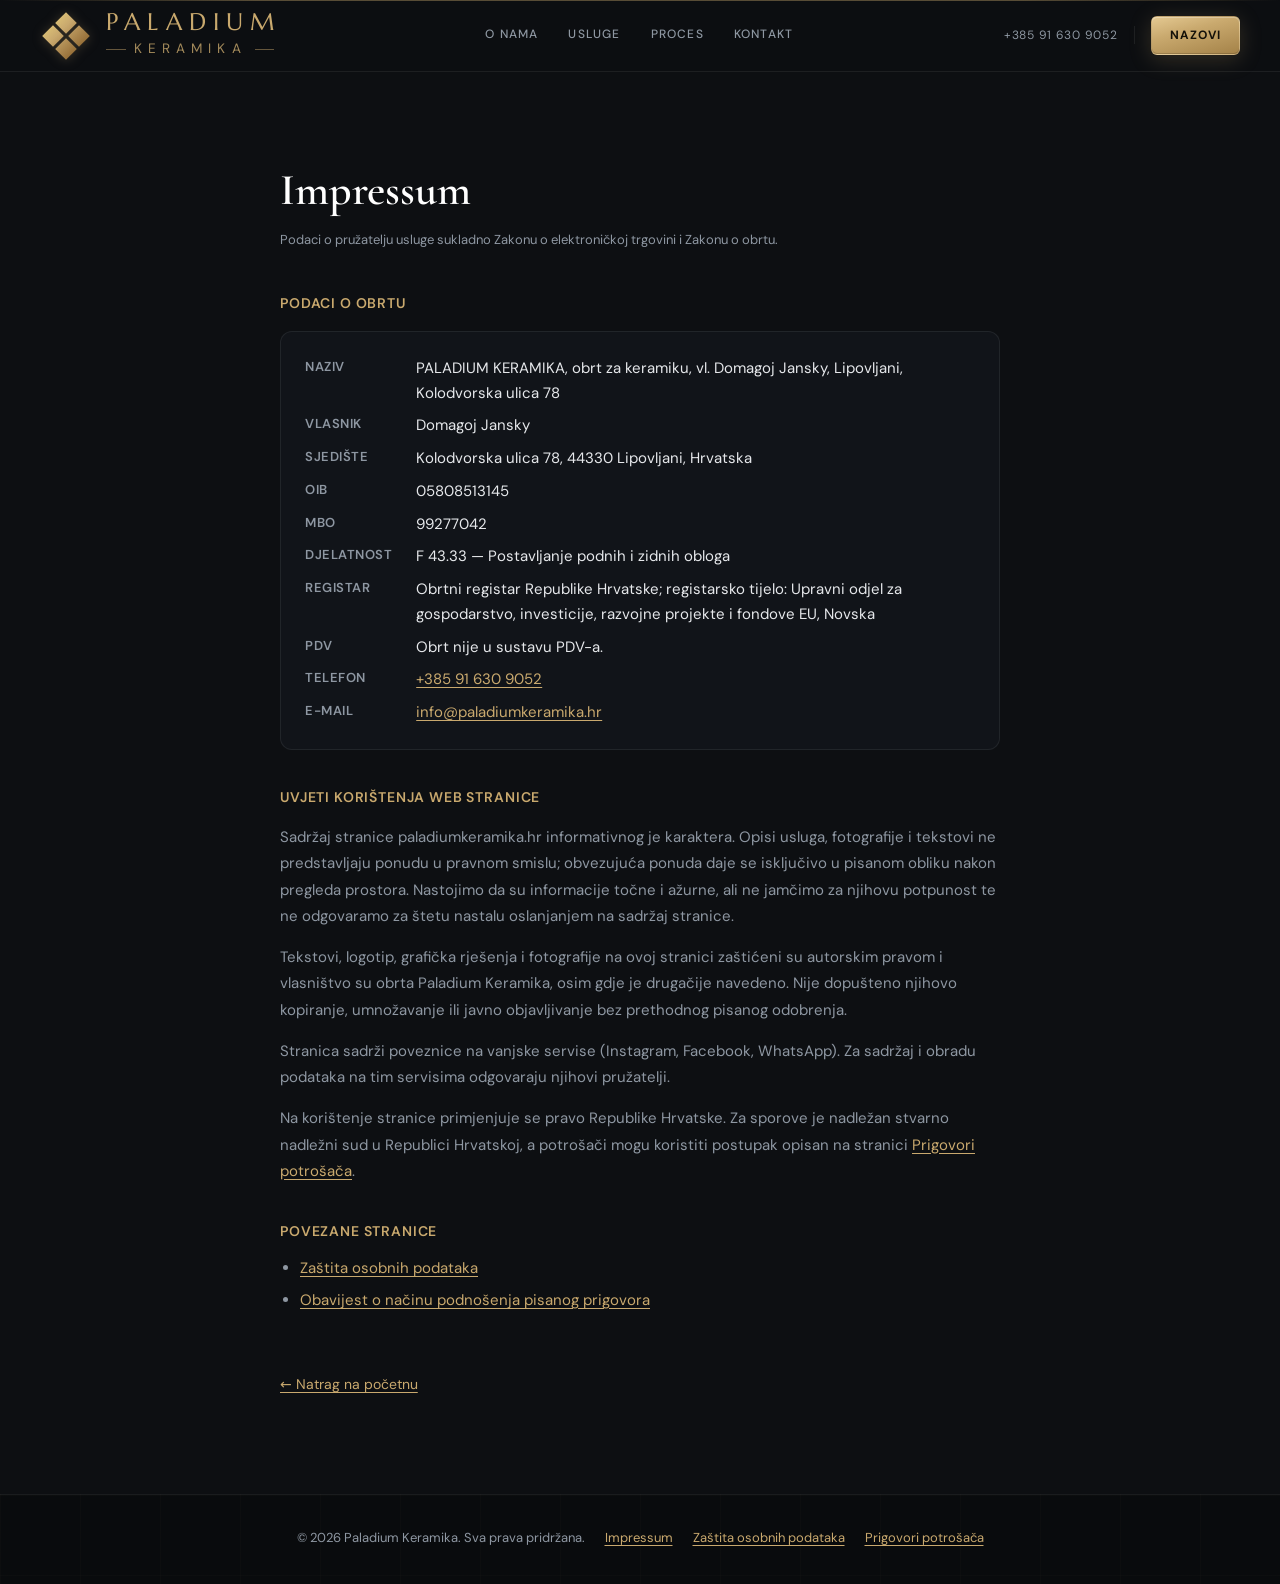
<file: impressum/index.html>
<!DOCTYPE html>
<html lang="hr">
  <head>
    <meta charset="UTF-8" />
    <meta name="viewport" content="width=device-width, initial-scale=1" />
    <title>Impressum | Paladium Keramika</title>
    <meta name="description" content="Podaci o obrtu Paladium Keramika, vl. Domagoj Jansky, Lipovljani — OIB, MBO, sjedište i uvjeti korištenja web stranice." />
    <meta name="theme-color" content="#0f1114" />
    <link rel="stylesheet" href="../paladium/styles.css" />
  </head>
  <body>
    <a class="skip-link" href="#main">Preskoči na sadržaj</a>

    <header class="site-header" role="banner">
      <div class="header-inner">
        <a class="logo" href="../" aria-label="Paladium Keramika — početna">
          <svg class="logo-symbol" width="52" height="52" viewBox="0 0 48 48" xmlns="http://www.w3.org/2000/svg" aria-hidden="true" focusable="false">
            <defs>
              <linearGradient id="ls-gold" x1="0" y1="0" x2="48" y2="48" gradientUnits="userSpaceOnUse">
                <stop offset="0%"   stop-color="#f5e080"/>
                <stop offset="40%"  stop-color="#c9a96e"/>
                <stop offset="100%" stop-color="#6e420e"/>
              </linearGradient>
            </defs>
            <polygon points="24,2  34,12 24,22 14,12" fill="url(#ls-gold)"/>
            <polygon points="26,24 36,14 46,24 36,34" fill="url(#ls-gold)"/>
            <polygon points="24,26 34,36 24,46 14,36" fill="url(#ls-gold)"/>
            <polygon points="2,24  12,14 22,24 12,34" fill="url(#ls-gold)"/>
          </svg>
          <span class="logo-text">
            <span class="logo-primary">Paladium</span>
            <span class="logo-secondary">Keramika</span>
          </span>
        </a>
        <nav class="nav-desktop" aria-label="Glavna navigacija">
          <a href="../#o-nama">O nama</a>
          <a href="../#usluge">Usluge</a>
          <a href="../#proces">Proces</a>
          <a href="../#kontakt">Kontakt</a>
        </nav>
        <div class="nav-cta">
          <a class="nav-phone" href="tel:+385916309052">+385 91 630 9052</a>
          <span class="nav-sep" aria-hidden="true"></span>
          <a class="btn btn-primary btn-nav" href="tel:+385916309052">Nazovi</a>
        </div>
      </div>
    </header>

    <main id="main" class="legal-page">
      <div class="legal-inner">
        <h1>Impressum</h1>
        <p class="legal-updated">Podaci o pružatelju usluge sukladno Zakonu o elektroničkoj trgovini i Zakonu o obrtu.</p>

        <h2>Podaci o obrtu</h2>
        <dl>
          <dt>Naziv</dt>
          <dd>PALADIUM KERAMIKA, obrt za keramiku, vl. Domagoj Jansky, Lipovljani, Kolodvorska ulica 78</dd>
          <dt>Vlasnik</dt>
          <dd>Domagoj Jansky</dd>
          <dt>Sjedište</dt>
          <dd>Kolodvorska ulica 78, 44330 Lipovljani, Hrvatska</dd>
          <dt>OIB</dt>
          <dd>05808513145</dd>
          <dt>MBO</dt>
          <dd>99277042</dd>
          <dt>Djelatnost</dt>
          <dd>F 43.33 — Postavljanje podnih i zidnih obloga</dd>
          <dt>Registar</dt>
          <dd>Obrtni registar Republike Hrvatske; registarsko tijelo: Upravni odjel za gospodarstvo, investicije, razvojne projekte i fondove EU, Novska</dd>
          <dt>PDV</dt>
          <dd>Obrt nije u sustavu PDV-a.</dd>
          <dt>Telefon</dt>
          <dd><a href="tel:+385916309052">+385 91 630 9052</a></dd>
          <dt>E-mail</dt>
          <dd><a href="mailto:info@paladiumkeramika.hr">info@paladiumkeramika.hr</a></dd>
        </dl>

        <h2>Uvjeti korištenja web stranice</h2>
        <p>
          Sadržaj stranice paladiumkeramika.hr informativnog je karaktera. Opisi usluga, fotografije i tekstovi
          ne predstavljaju ponudu u pravnom smislu; obvezujuća ponuda daje se isključivo u pisanom obliku nakon
          pregleda prostora. Nastojimo da su informacije točne i ažurne, ali ne jamčimo za njihovu potpunost te
          ne odgovaramo za štetu nastalu oslanjanjem na sadržaj stranice.
        </p>
        <p>
          Tekstovi, logotip, grafička rješenja i fotografije na ovoj stranici zaštićeni su autorskim pravom i
          vlasništvo su obrta Paladium Keramika, osim gdje je drugačije navedeno. Nije dopušteno njihovo kopiranje,
          umnožavanje ili javno objavljivanje bez prethodnog pisanog odobrenja.
        </p>
        <p>
          Stranica sadrži poveznice na vanjske servise (Instagram, Facebook, WhatsApp). Za sadržaj i obradu
          podataka na tim servisima odgovaraju njihovi pružatelji.
        </p>
        <p>
          Na korištenje stranice primjenjuje se pravo Republike Hrvatske. Za sporove je nadležan stvarno nadležni
          sud u Republici Hrvatskoj, a potrošači mogu koristiti postupak opisan na stranici
          <a href="../prigovori/">Prigovori potrošača</a>.
        </p>

        <h2>Povezane stranice</h2>
        <ul>
          <li><a href="../privatnost/">Zaštita osobnih podataka</a></li>
          <li><a href="../prigovori/">Obavijest o načinu podnošenja pisanog prigovora</a></li>
        </ul>

        <a class="legal-back" href="../">← Natrag na početnu</a>
      </div>
    </main>

    <footer class="site-footer site-footer--compact" role="contentinfo">
      <p class="footer-bottom">
        <span>© <span id="year"></span> Paladium Keramika. Sva prava pridržana.</span>
        <span class="footer-legal">
          <a href="../impressum/">Impressum</a>
          <a href="../privatnost/">Zaštita osobnih podataka</a>
          <a href="../prigovori/">Prigovori potrošača</a>
        </span>
      </p>
    </footer>

    <script src="../paladium/main.js" defer></script>
    <script>
      document.getElementById("year").textContent = new Date().getFullYear();
    </script>
  </body>
</html>
</file>
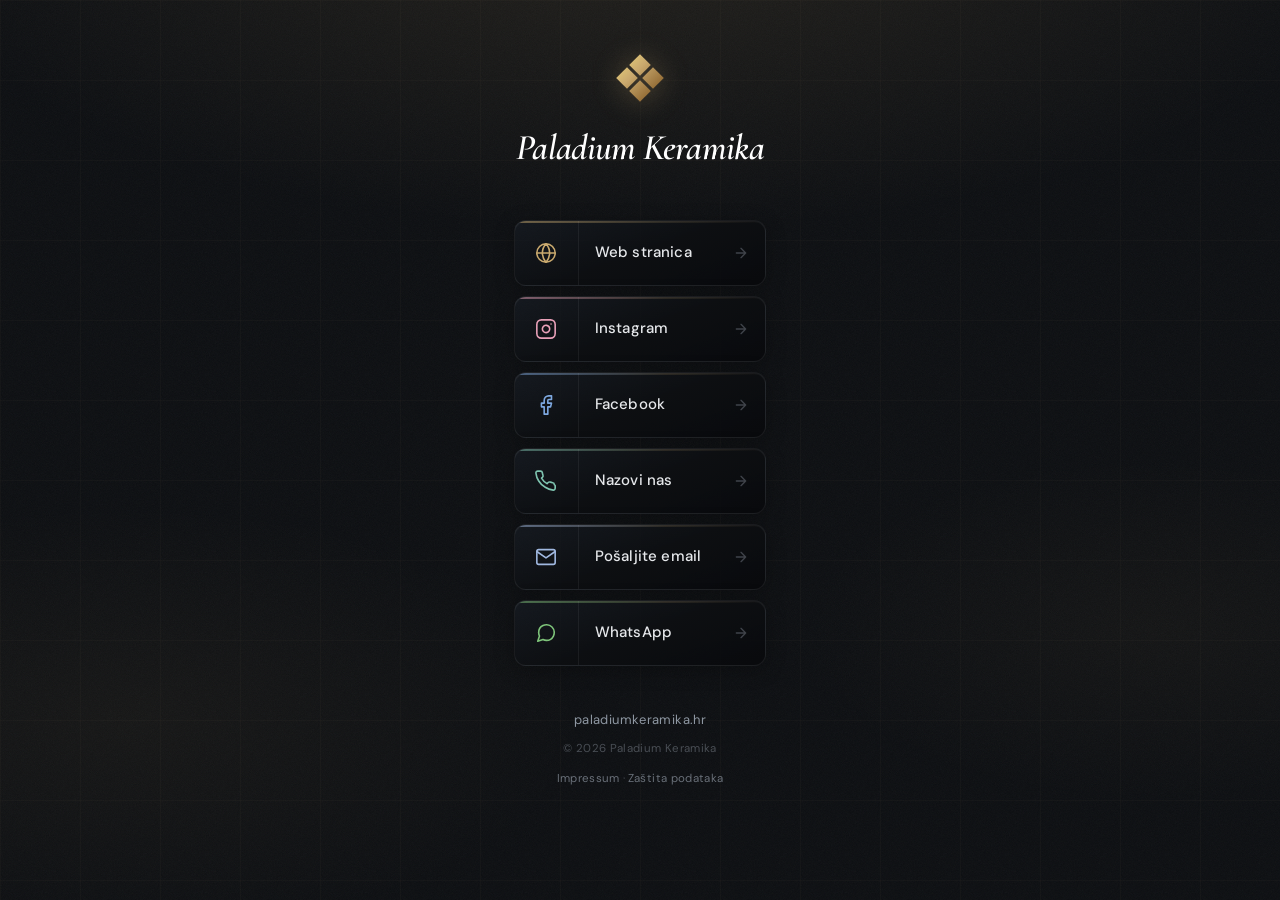
<file: links/index.html>
<!DOCTYPE html>
<html lang="hr">
  <head>
    <meta charset="UTF-8" />
    <meta name="viewport" content="width=device-width, initial-scale=1" />
    <title>Paladium Keramika | Kontakt i društvene mreže</title>
    <meta
      name="description"
      content="Svi kontakt podaci Paladium Keramike na jednom mjestu."
    />
    <meta name="theme-color" content="#0d0f12" />
    <meta name="robots" content="noindex, follow" />

    <!-- Open Graph -->
    <meta property="og:type" content="website" />
    <meta property="og:title" content="Paladium Keramika | Kontakt i društvene mreže" />
    <meta property="og:description" content="Svi kontakt podaci Paladium Keramike na jednom mjestu." />
    <meta property="og:url" content="https://paladiumkeramika.hr/links" />

    <!-- Shared design tokens & fonts -->
    <link rel="stylesheet" href="../paladium/styles.css" />

    <style>
      /* ── Links page layout ──────────────────────────────────────────── */

      body {
        min-height: 100vh;
        min-height: 100dvh;
        display: flex;
        flex-direction: column;
        align-items: center;
        padding: 0 20px 48px;
        overflow-x: hidden;
        background:
          radial-gradient(ellipse 90% 55% at 50% -10%, rgba(201, 169, 110, 0.12) 0%, transparent 65%),
          radial-gradient(ellipse 60% 40% at 10% 80%, rgba(201, 169, 110, 0.05) 0%, transparent 60%),
          radial-gradient(ellipse 50% 35% at 90% 70%, rgba(201, 169, 110, 0.04) 0%, transparent 55%),
          linear-gradient(rgba(201, 169, 110, 0.028) 1px, transparent 1px),
          linear-gradient(90deg, rgba(201, 169, 110, 0.028) 1px, transparent 1px),
          var(--color-bg);
        background-size: auto, auto, auto, 80px 80px, 80px 80px, auto;
      }

      /* Grain texture */
      body::before {
        content: "";
        position: fixed;
        inset: 0;
        z-index: 0;
        pointer-events: none;
        opacity: 0.045;
        background-image: url("data:image/svg+xml,%3Csvg xmlns='http://www.w3.org/2000/svg' width='300' height='300'%3E%3Cfilter id='n'%3E%3CfeTurbulence type='fractalNoise' baseFrequency='0.68' numOctaves='4' stitchTiles='stitch'/%3E%3C/filter%3E%3Crect width='300' height='300' filter='url(%23n)'/%3E%3C/svg%3E");
        background-size: 160px;
      }

      .links-container {
        position: relative;
        z-index: 1;
        width: 100%;
        max-width: 460px;
        display: flex;
        flex-direction: column;
        align-items: center;
      }

      /* ── Header / branding ──────────────────────────────────────────── */

      .links-header {
        display: flex;
        flex-direction: column;
        align-items: center;
        text-align: center;
        padding-top: 52px;
        padding-bottom: 40px;
        width: 100%;
        opacity: 0;
        animation: lk-fadeDown 0.72s cubic-bezier(0.16, 1, 0.3, 1) forwards 0.08s;
      }

      .links-logo {
        display: flex;
        align-items: center;
        justify-content: center;
        gap: 14px;
        text-decoration: none;
        margin-bottom: 24px;
        transition: opacity 0.3s ease;
      }

      .links-logo:hover {
        opacity: 0.82;
      }

      .links-logo-symbol {
        flex-shrink: 0;
        filter: drop-shadow(0 2px 14px rgba(201, 169, 110, 0.35));
        transition: filter 0.35s ease;
      }

      .links-logo:hover .links-logo-symbol {
        filter: drop-shadow(0 4px 20px rgba(201, 169, 110, 0.6));
      }

      /* Gold divider under logo */
      .links-divider {
        width: 40px;
        height: 1px;
        background: linear-gradient(90deg, transparent, var(--color-accent), transparent);
        margin: 0 auto 22px;
        opacity: 0.55;
      }

      .links-title {
        font-family: var(--font-display);
        font-size: clamp(1.75rem, 5vw, 2.25rem);
        font-weight: 600;
        font-style: italic;
        letter-spacing: -0.02em;
        line-height: 1.1;
        color: var(--color-white);
        margin: 0 0 12px;
      }

      .links-subtitle {
        font-family: var(--font-sans);
        font-size: 0.9375rem;
        font-weight: 400;
        line-height: 1.65;
        color: var(--color-text-muted);
        margin: 0;
        max-width: 30ch;
      }

      /* ── Link buttons ───────────────────────────────────────────────── */

      .links-list {
        width: 100%;
        display: flex;
        flex-direction: column;
        gap: 10px;
        list-style: none;
        margin: 0;
        padding: 0;
      }

      .links-list li {
        opacity: 0;
        animation: lk-fadeUp 0.62s cubic-bezier(0.16, 1, 0.3, 1) forwards;
      }

      .links-list li:nth-child(1) { animation-delay: 0.22s; }
      .links-list li:nth-child(2) { animation-delay: 0.31s; }
      .links-list li:nth-child(3) { animation-delay: 0.40s; }
      .links-list li:nth-child(4) { animation-delay: 0.49s; }
      .links-list li:nth-child(5) { animation-delay: 0.58s; }
      .links-list li:nth-child(6) { animation-delay: 0.67s; }

      .lk-btn {
        position: relative;
        display: flex;
        align-items: center;
        gap: 0;
        width: 100%;
        min-height: 64px;
        padding: 0;
        text-decoration: none;
        border-radius: var(--radius-md);
        border: 1px solid rgba(255, 255, 255, 0.07);
        background: linear-gradient(
          160deg,
          rgba(26, 32, 41, 0.55) 0%,
          rgba(13, 15, 18, 0.92) 50%,
          rgba(9, 10, 13, 0.97) 100%
        );
        box-shadow:
          inset 0 1px 0 rgba(255, 255, 255, 0.04),
          0 4px 20px rgba(0, 0, 0, 0.25);
        overflow: hidden;
        transition:
          transform 0.38s cubic-bezier(0.33, 1, 0.68, 1),
          border-color 0.32s ease,
          box-shadow 0.38s cubic-bezier(0.33, 1, 0.68, 1),
          background 0.32s ease;
        -webkit-tap-highlight-color: transparent;
      }

      /* Top gold accent line */
      .lk-btn::before {
        content: "";
        position: absolute;
        top: 0;
        left: 0;
        right: 0;
        height: 2px;
        background: linear-gradient(
          90deg,
          var(--icon-color, var(--color-accent)) 0%,
          rgba(201, 169, 110, 0.3) 60%,
          transparent 100%
        );
        opacity: 0.5;
        transition: opacity 0.32s ease;
      }

      /* Hover glow from left */
      .lk-btn::after {
        content: "";
        position: absolute;
        left: -60px;
        top: 0;
        bottom: 0;
        width: 80px;
        background: radial-gradient(
          ellipse 100% 160% at 0% 50%,
          var(--icon-color, var(--color-accent)) 0%,
          transparent 75%
        );
        opacity: 0;
        transition: opacity 0.38s ease;
        pointer-events: none;
      }

      .lk-btn:hover {
        transform: translateY(-3px);
        border-color: rgba(201, 169, 110, 0.28);
        box-shadow:
          inset 0 1px 0 rgba(255, 255, 255, 0.06),
          0 10px 40px rgba(0, 0, 0, 0.35),
          0 0 0 1px rgba(201, 169, 110, 0.1);
      }

      .lk-btn:hover::before {
        opacity: 0.9;
      }

      .lk-btn:hover::after {
        opacity: 0.12;
      }

      .lk-btn:active {
        transform: translateY(-1px) scale(0.99);
      }

      @media (prefers-reduced-motion: reduce) {
        .lk-btn:hover {
          transform: none;
        }
        .lk-btn:active {
          transform: none;
        }
      }

      .lk-icon-wrap {
        flex-shrink: 0;
        width: 64px;
        height: 64px;
        display: flex;
        align-items: center;
        justify-content: center;
        color: var(--icon-color, var(--color-accent));
        border-right: 1px solid rgba(255, 255, 255, 0.06);
        transition: color 0.3s ease;
        position: relative;
        z-index: 1;
      }

      .lk-icon-wrap svg {
        width: 22px;
        height: 22px;
        flex-shrink: 0;
      }

      .lk-label {
        flex: 1;
        padding: 0 16px;
        font-family: var(--font-sans);
        font-size: 0.9375rem;
        font-weight: 500;
        letter-spacing: 0.01em;
        color: var(--color-text);
        position: relative;
        z-index: 1;
        transition: color 0.3s ease;
      }

      .lk-btn:hover .lk-label {
        color: var(--color-white);
      }

      .lk-arrow {
        flex-shrink: 0;
        width: 48px;
        height: 64px;
        display: flex;
        align-items: center;
        justify-content: center;
        color: rgba(142, 151, 162, 0.4);
        position: relative;
        z-index: 1;
        transition: color 0.3s ease, transform 0.38s cubic-bezier(0.33, 1, 0.68, 1);
      }

      .lk-btn:hover .lk-arrow {
        color: var(--icon-color, var(--color-accent));
        transform: translateX(3px);
      }

      /* ── Icon colour tokens ─────────────────────────────────────────── */
      .lk-btn--web      { --icon-color: #c9a96e; }
      .lk-btn--phone    { --icon-color: #7ec4b0; }
      .lk-btn--email    { --icon-color: #a0b8e0; }
      .lk-btn--instagram{ --icon-color: #e8a0b8; }
      .lk-btn--facebook { --icon-color: #7da8e0; }
      .lk-btn--whatsapp { --icon-color: #7ec47a; }

      /* ── Footer ─────────────────────────────────────────────────────── */

      .links-footer {
        margin-top: 40px;
        text-align: center;
        opacity: 0;
        animation: lk-fadeUp 0.62s cubic-bezier(0.16, 1, 0.3, 1) forwards 1.02s;
      }

      .links-footer a {
        font-family: var(--font-sans);
        font-size: 0.8125rem;
        color: var(--color-text-muted);
        text-decoration: none;
        letter-spacing: 0.03em;
        transition: color 0.3s ease;
      }

      .links-footer a:hover {
        color: var(--color-accent);
      }

      .links-footer-copy {
        margin-top: 8px;
        font-size: 0.71875rem;
        color: rgba(142, 151, 162, 0.45);
        letter-spacing: 0.03em;
      }

      .links-footer-legal {
        margin-top: 6px;
        font-size: 0.71875rem;
        color: rgba(142, 151, 162, 0.45);
      }

      .links-footer-legal a {
        font-size: inherit;
        color: rgba(142, 151, 162, 0.7);
      }

      /* ── Keyframes ──────────────────────────────────────────────────── */

      @keyframes lk-fadeDown {
        from { opacity: 0; transform: translateY(-16px); }
        to   { opacity: 1; transform: translateY(0); }
      }

      @keyframes lk-fadeUp {
        from { opacity: 0; transform: translateY(18px); }
        to   { opacity: 1; transform: translateY(0); }
      }
    </style>
  </head>
  <body>

    <div class="links-container">

      <!-- Branding -->
      <header class="links-header">
        <a class="links-logo" href="https://paladiumkeramika.hr" aria-label="Paladium Keramika — web stranica">
          <svg
            class="links-logo-symbol"
            width="52"
            height="52"
            viewBox="0 0 48 48"
            xmlns="http://www.w3.org/2000/svg"
            aria-hidden="true"
            focusable="false"
          >
            <defs>
              <linearGradient id="lk-gold" x1="0" y1="0" x2="48" y2="48" gradientUnits="userSpaceOnUse">
                <stop offset="0%"   stop-color="#f5e080"/>
                <stop offset="40%"  stop-color="#c9a96e"/>
                <stop offset="100%" stop-color="#6e420e"/>
              </linearGradient>
            </defs>
            <polygon points="24,2  34,12 24,22 14,12" fill="url(#lk-gold)"/>
            <polygon points="26,24 36,14 46,24 36,34" fill="url(#lk-gold)"/>
            <polygon points="24,26 34,36 24,46 14,36" fill="url(#lk-gold)"/>
            <polygon points="2,24  12,14 22,24 12,34" fill="url(#lk-gold)"/>
          </svg>
        </a>

        <h1 class="links-title">Paladium Keramika</h1>
      </header>

      <!-- Link buttons -->
      <nav aria-label="Kontakt i društvene mreže">
        <ul class="links-list">

          <li>
            <a class="lk-btn lk-btn--web" href="https://paladiumkeramika.hr" target="_blank" rel="noopener">
              <span class="lk-icon-wrap" aria-hidden="true">
                <svg viewBox="0 0 24 24" fill="none" stroke="currentColor" stroke-width="1.75" stroke-linecap="round" stroke-linejoin="round">
                  <circle cx="12" cy="12" r="10"/>
                  <path d="M2 12h20M12 2a15.3 15.3 0 0 1 4 10 15.3 15.3 0 0 1-4 10 15.3 15.3 0 0 1-4-10 15.3 15.3 0 0 1 4-10z"/>
                </svg>
              </span>
              <span class="lk-label">Web stranica</span>
              <span class="lk-arrow" aria-hidden="true">
                <svg width="16" height="16" viewBox="0 0 24 24" fill="none" stroke="currentColor" stroke-width="2" stroke-linecap="round" stroke-linejoin="round">
                  <path d="M5 12h14M12 5l7 7-7 7"/>
                </svg>
              </span>
            </a>
          </li>

          <li>
            <a class="lk-btn lk-btn--instagram" href="https://www.instagram.com/paladiumkeramika" target="_blank" rel="noopener noreferrer">
              <span class="lk-icon-wrap" aria-hidden="true">
                <svg viewBox="0 0 24 24" fill="none" stroke="currentColor" stroke-width="1.75" stroke-linecap="round" stroke-linejoin="round">
                  <rect x="2" y="2" width="20" height="20" rx="5" ry="5"/>
                  <path d="M16 11.37A4 4 0 1 1 12.63 8 4 4 0 0 1 16 11.37z"/>
                  <line x1="17.5" y1="6.5" x2="17.51" y2="6.5"/>
                </svg>
              </span>
              <span class="lk-label">Instagram</span>
              <span class="lk-arrow" aria-hidden="true">
                <svg width="16" height="16" viewBox="0 0 24 24" fill="none" stroke="currentColor" stroke-width="2" stroke-linecap="round" stroke-linejoin="round">
                  <path d="M5 12h14M12 5l7 7-7 7"/>
                </svg>
              </span>
            </a>
          </li>

          <li>
            <a class="lk-btn lk-btn--facebook" href="https://www.facebook.com/profile.php?id=61590255758374" target="_blank" rel="noopener noreferrer">
              <span class="lk-icon-wrap" aria-hidden="true">
                <svg viewBox="0 0 24 24" fill="none" stroke="currentColor" stroke-width="1.75" stroke-linecap="round" stroke-linejoin="round">
                  <path d="M18 2h-3a5 5 0 0 0-5 5v3H7v4h3v8h4v-8h3l1-4h-4V7a1 1 0 0 1 1-1h3z"/>
                </svg>
              </span>
              <span class="lk-label">Facebook</span>
              <span class="lk-arrow" aria-hidden="true">
                <svg width="16" height="16" viewBox="0 0 24 24" fill="none" stroke="currentColor" stroke-width="2" stroke-linecap="round" stroke-linejoin="round">
                  <path d="M5 12h14M12 5l7 7-7 7"/>
                </svg>
              </span>
            </a>
          </li>

          <li>
            <a class="lk-btn lk-btn--phone" href="tel:+385916309052">
              <span class="lk-icon-wrap" aria-hidden="true">
                <svg viewBox="0 0 24 24" fill="none" stroke="currentColor" stroke-width="1.75" stroke-linecap="round" stroke-linejoin="round">
                  <path d="M22 16.92v3a2 2 0 0 1-2.18 2 19.79 19.79 0 0 1-8.63-3.07A19.5 19.5 0 0 1 4.07 12a19.79 19.79 0 0 1-3.07-8.67A2 2 0 0 1 3 1.18h3a2 2 0 0 1 2 1.72 12.84 12.84 0 0 0 .7 2.81 2 2 0 0 1-.45 2.11L7.09 8.91a16 16 0 0 0 6 6l1.27-1.27a2 2 0 0 1 2.11-.45 12.84 12.84 0 0 0 2.81.7A2 2 0 0 1 21 16z"/>
                </svg>
              </span>
              <span class="lk-label">Nazovi nas</span>
              <span class="lk-arrow" aria-hidden="true">
                <svg width="16" height="16" viewBox="0 0 24 24" fill="none" stroke="currentColor" stroke-width="2" stroke-linecap="round" stroke-linejoin="round">
                  <path d="M5 12h14M12 5l7 7-7 7"/>
                </svg>
              </span>
            </a>
          </li>

          <li>
            <a class="lk-btn lk-btn--email" href="mailto:info@paladiumkeramika.hr">
              <span class="lk-icon-wrap" aria-hidden="true">
                <svg viewBox="0 0 24 24" fill="none" stroke="currentColor" stroke-width="1.75" stroke-linecap="round" stroke-linejoin="round">
                  <path d="M4 4h16c1.1 0 2 .9 2 2v12c0 1.1-.9 2-2 2H4c-1.1 0-2-.9-2-2V6c0-1.1.9-2 2-2z"/>
                  <polyline points="22,6 12,13 2,6"/>
                </svg>
              </span>
              <span class="lk-label">Pošaljite email</span>
              <span class="lk-arrow" aria-hidden="true">
                <svg width="16" height="16" viewBox="0 0 24 24" fill="none" stroke="currentColor" stroke-width="2" stroke-linecap="round" stroke-linejoin="round">
                  <path d="M5 12h14M12 5l7 7-7 7"/>
                </svg>
              </span>
            </a>
          </li>

          <li>
            <a class="lk-btn lk-btn--whatsapp" href="https://wa.me/385916309052" target="_blank" rel="noopener noreferrer">
              <span class="lk-icon-wrap" aria-hidden="true">
                <svg viewBox="0 0 24 24" fill="none" stroke="currentColor" stroke-width="1.75" stroke-linecap="round" stroke-linejoin="round">
                  <path d="M21 11.5a8.38 8.38 0 0 1-.9 3.8 8.5 8.5 0 0 1-7.6 4.7 8.38 8.38 0 0 1-3.8-.9L3 21l1.9-5.7a8.38 8.38 0 0 1-.9-3.8 8.5 8.5 0 0 1 4.7-7.6 8.38 8.38 0 0 1 3.8-.9h.5a8.48 8.48 0 0 1 8 8v.5z"/>
                </svg>
              </span>
              <span class="lk-label">WhatsApp</span>
              <span class="lk-arrow" aria-hidden="true">
                <svg width="16" height="16" viewBox="0 0 24 24" fill="none" stroke="currentColor" stroke-width="2" stroke-linecap="round" stroke-linejoin="round">
                  <path d="M5 12h14M12 5l7 7-7 7"/>
                </svg>
              </span>
            </a>
          </li>

        </ul>
      </nav>

      <!-- Footer -->
      <footer class="links-footer">
        <a href="https://paladiumkeramika.hr">paladiumkeramika.hr</a>
        <p class="links-footer-copy">
          © <span id="lk-year"></span> Paladium Keramika
        </p>
        <p class="links-footer-legal">
          <a href="../impressum/">Impressum</a> · <a href="../privatnost/">Zaštita podataka</a>
        </p>
      </footer>

    </div>

    <script>
      document.getElementById("lk-year").textContent = new Date().getFullYear();
    </script>
  </body>
</html>
</file>
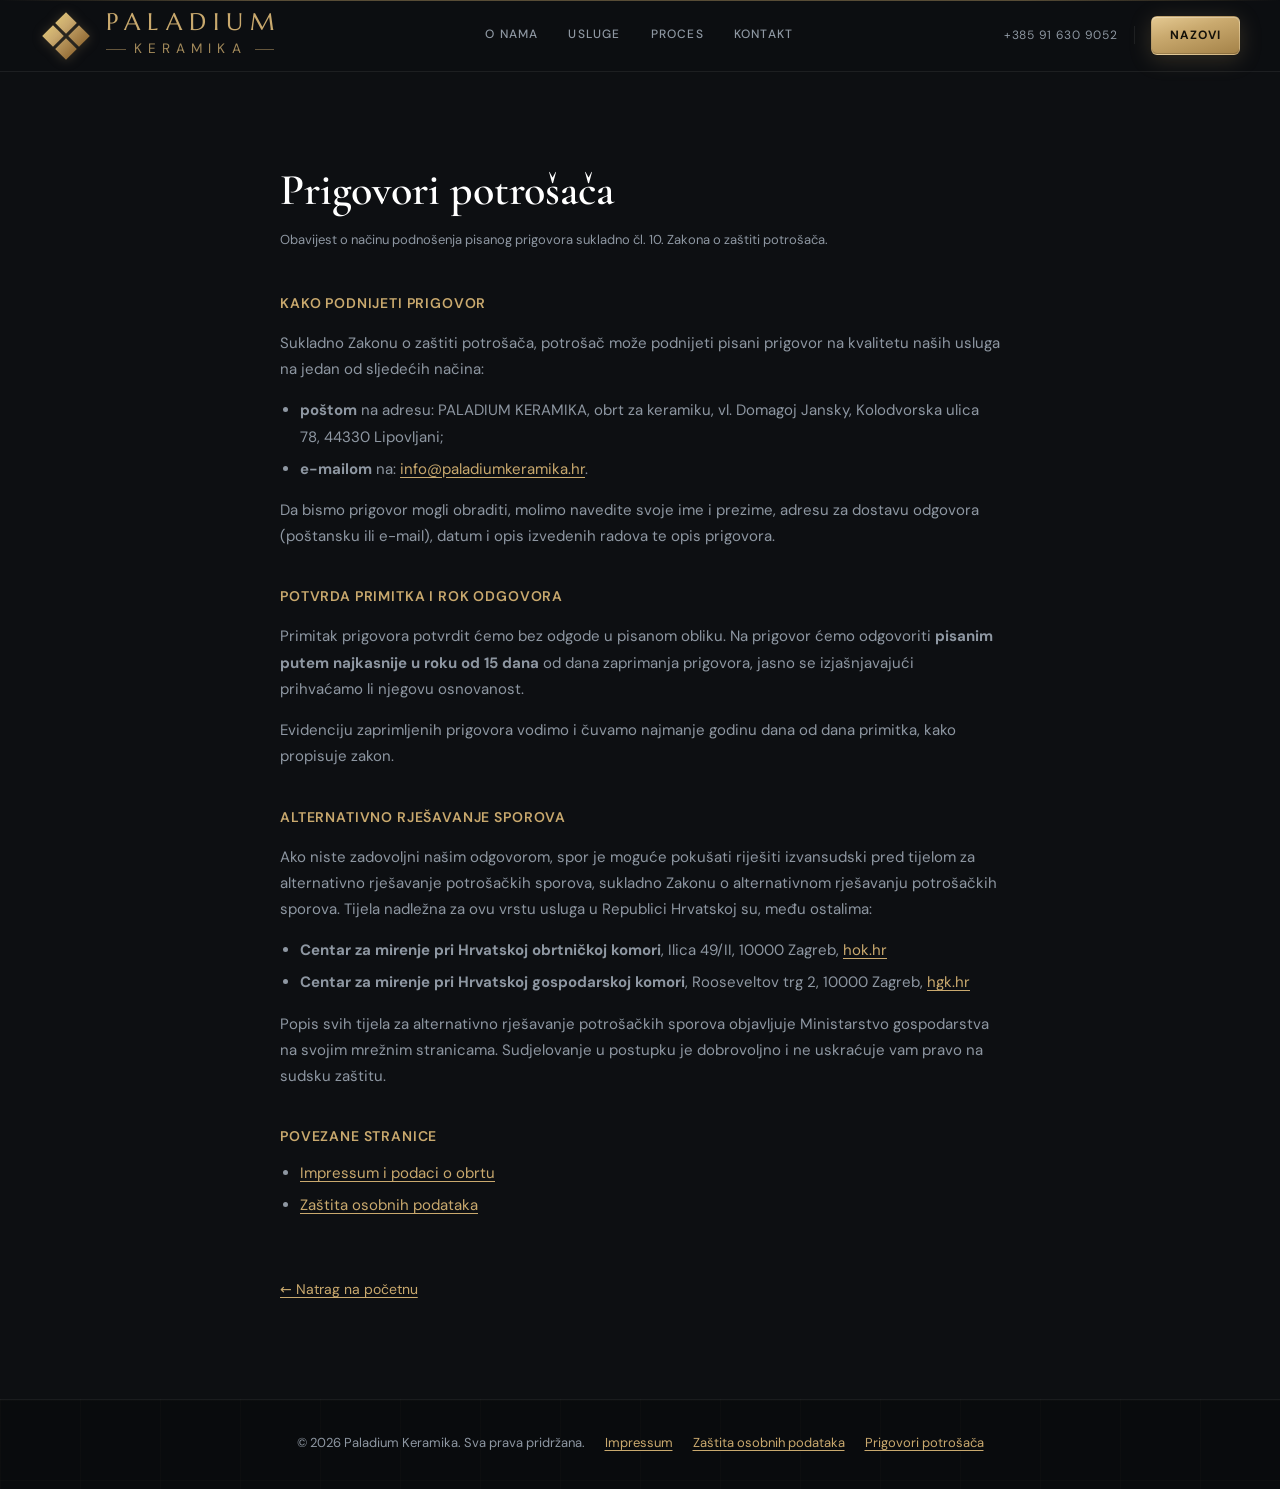
<file: prigovori/index.html>
<!DOCTYPE html>
<html lang="hr">
  <head>
    <meta charset="UTF-8" />
    <meta name="viewport" content="width=device-width, initial-scale=1" />
    <title>Prigovori potrošača | Paladium Keramika</title>
    <meta name="description" content="Obavijest o načinu podnošenja pisanog prigovora potrošača obrtu Paladium Keramika sukladno Zakonu o zaštiti potrošača." />
    <meta name="theme-color" content="#0f1114" />
    <link rel="stylesheet" href="../paladium/styles.css" />
  </head>
  <body>
    <a class="skip-link" href="#main">Preskoči na sadržaj</a>

    <header class="site-header" role="banner">
      <div class="header-inner">
        <a class="logo" href="../" aria-label="Paladium Keramika — početna">
          <svg class="logo-symbol" width="52" height="52" viewBox="0 0 48 48" xmlns="http://www.w3.org/2000/svg" aria-hidden="true" focusable="false">
            <defs>
              <linearGradient id="ls-gold" x1="0" y1="0" x2="48" y2="48" gradientUnits="userSpaceOnUse">
                <stop offset="0%"   stop-color="#f5e080"/>
                <stop offset="40%"  stop-color="#c9a96e"/>
                <stop offset="100%" stop-color="#6e420e"/>
              </linearGradient>
            </defs>
            <polygon points="24,2  34,12 24,22 14,12" fill="url(#ls-gold)"/>
            <polygon points="26,24 36,14 46,24 36,34" fill="url(#ls-gold)"/>
            <polygon points="24,26 34,36 24,46 14,36" fill="url(#ls-gold)"/>
            <polygon points="2,24  12,14 22,24 12,34" fill="url(#ls-gold)"/>
          </svg>
          <span class="logo-text">
            <span class="logo-primary">Paladium</span>
            <span class="logo-secondary">Keramika</span>
          </span>
        </a>
        <nav class="nav-desktop" aria-label="Glavna navigacija">
          <a href="../#o-nama">O nama</a>
          <a href="../#usluge">Usluge</a>
          <a href="../#proces">Proces</a>
          <a href="../#kontakt">Kontakt</a>
        </nav>
        <div class="nav-cta">
          <a class="nav-phone" href="tel:+385916309052">+385 91 630 9052</a>
          <span class="nav-sep" aria-hidden="true"></span>
          <a class="btn btn-primary btn-nav" href="tel:+385916309052">Nazovi</a>
        </div>
      </div>
    </header>

    <main id="main" class="legal-page">
      <div class="legal-inner">
        <h1>Prigovori potrošača</h1>
        <p class="legal-updated">Obavijest o načinu podnošenja pisanog prigovora sukladno čl. 10. Zakona o zaštiti potrošača.</p>

        <h2>Kako podnijeti prigovor</h2>
        <p>
          Sukladno Zakonu o zaštiti potrošača, potrošač može podnijeti pisani prigovor na kvalitetu naših usluga
          na jedan od sljedećih načina:
        </p>
        <ul>
          <li><strong>poštom</strong> na adresu: PALADIUM KERAMIKA, obrt za keramiku, vl. Domagoj Jansky,
            Kolodvorska ulica 78, 44330 Lipovljani;</li>
          <li><strong>e-mailom</strong> na: <a href="mailto:info@paladiumkeramika.hr">info@paladiumkeramika.hr</a>.</li>
        </ul>
        <p>
          Da bismo prigovor mogli obraditi, molimo navedite svoje ime i prezime, adresu za dostavu odgovora
          (poštansku ili e-mail), datum i opis izvedenih radova te opis prigovora.
        </p>

        <h2>Potvrda primitka i rok odgovora</h2>
        <p>
          Primitak prigovora potvrdit ćemo bez odgode u pisanom obliku. Na prigovor ćemo odgovoriti
          <strong>pisanim putem najkasnije u roku od 15 dana</strong> od dana zaprimanja prigovora, jasno se
          izjašnjavajući prihvaćamo li njegovu osnovanost.
        </p>
        <p>
          Evidenciju zaprimljenih prigovora vodimo i čuvamo najmanje godinu dana od dana primitka, kako propisuje zakon.
        </p>

        <h2>Alternativno rješavanje sporova</h2>
        <p>
          Ako niste zadovoljni našim odgovorom, spor je moguće pokušati riješiti izvansudski pred tijelom za
          alternativno rješavanje potrošačkih sporova, sukladno Zakonu o alternativnom rješavanju potrošačkih
          sporova. Tijela nadležna za ovu vrstu usluga u Republici Hrvatskoj su, među ostalima:
        </p>
        <ul>
          <li><strong>Centar za mirenje pri Hrvatskoj obrtničkoj komori</strong>, Ilica 49/II, 10000 Zagreb,
            <a href="https://www.hok.hr" target="_blank" rel="noopener noreferrer">hok.hr</a></li>
          <li><strong>Centar za mirenje pri Hrvatskoj gospodarskoj komori</strong>, Rooseveltov trg 2, 10000 Zagreb,
            <a href="https://www.hgk.hr" target="_blank" rel="noopener noreferrer">hgk.hr</a></li>
        </ul>
        <p>
          Popis svih tijela za alternativno rješavanje potrošačkih sporova objavljuje Ministarstvo gospodarstva
          na svojim mrežnim stranicama. Sudjelovanje u postupku je dobrovoljno i ne uskraćuje vam pravo na sudsku
          zaštitu.
        </p>

        <h2>Povezane stranice</h2>
        <ul>
          <li><a href="../impressum/">Impressum i podaci o obrtu</a></li>
          <li><a href="../privatnost/">Zaštita osobnih podataka</a></li>
        </ul>

        <a class="legal-back" href="../">← Natrag na početnu</a>
      </div>
    </main>

    <footer class="site-footer site-footer--compact" role="contentinfo">
      <p class="footer-bottom">
        <span>© <span id="year"></span> Paladium Keramika. Sva prava pridržana.</span>
        <span class="footer-legal">
          <a href="../impressum/">Impressum</a>
          <a href="../privatnost/">Zaštita osobnih podataka</a>
          <a href="../prigovori/">Prigovori potrošača</a>
        </span>
      </p>
    </footer>

    <script src="../paladium/main.js" defer></script>
    <script>
      document.getElementById("year").textContent = new Date().getFullYear();
    </script>
  </body>
</html>
</file>
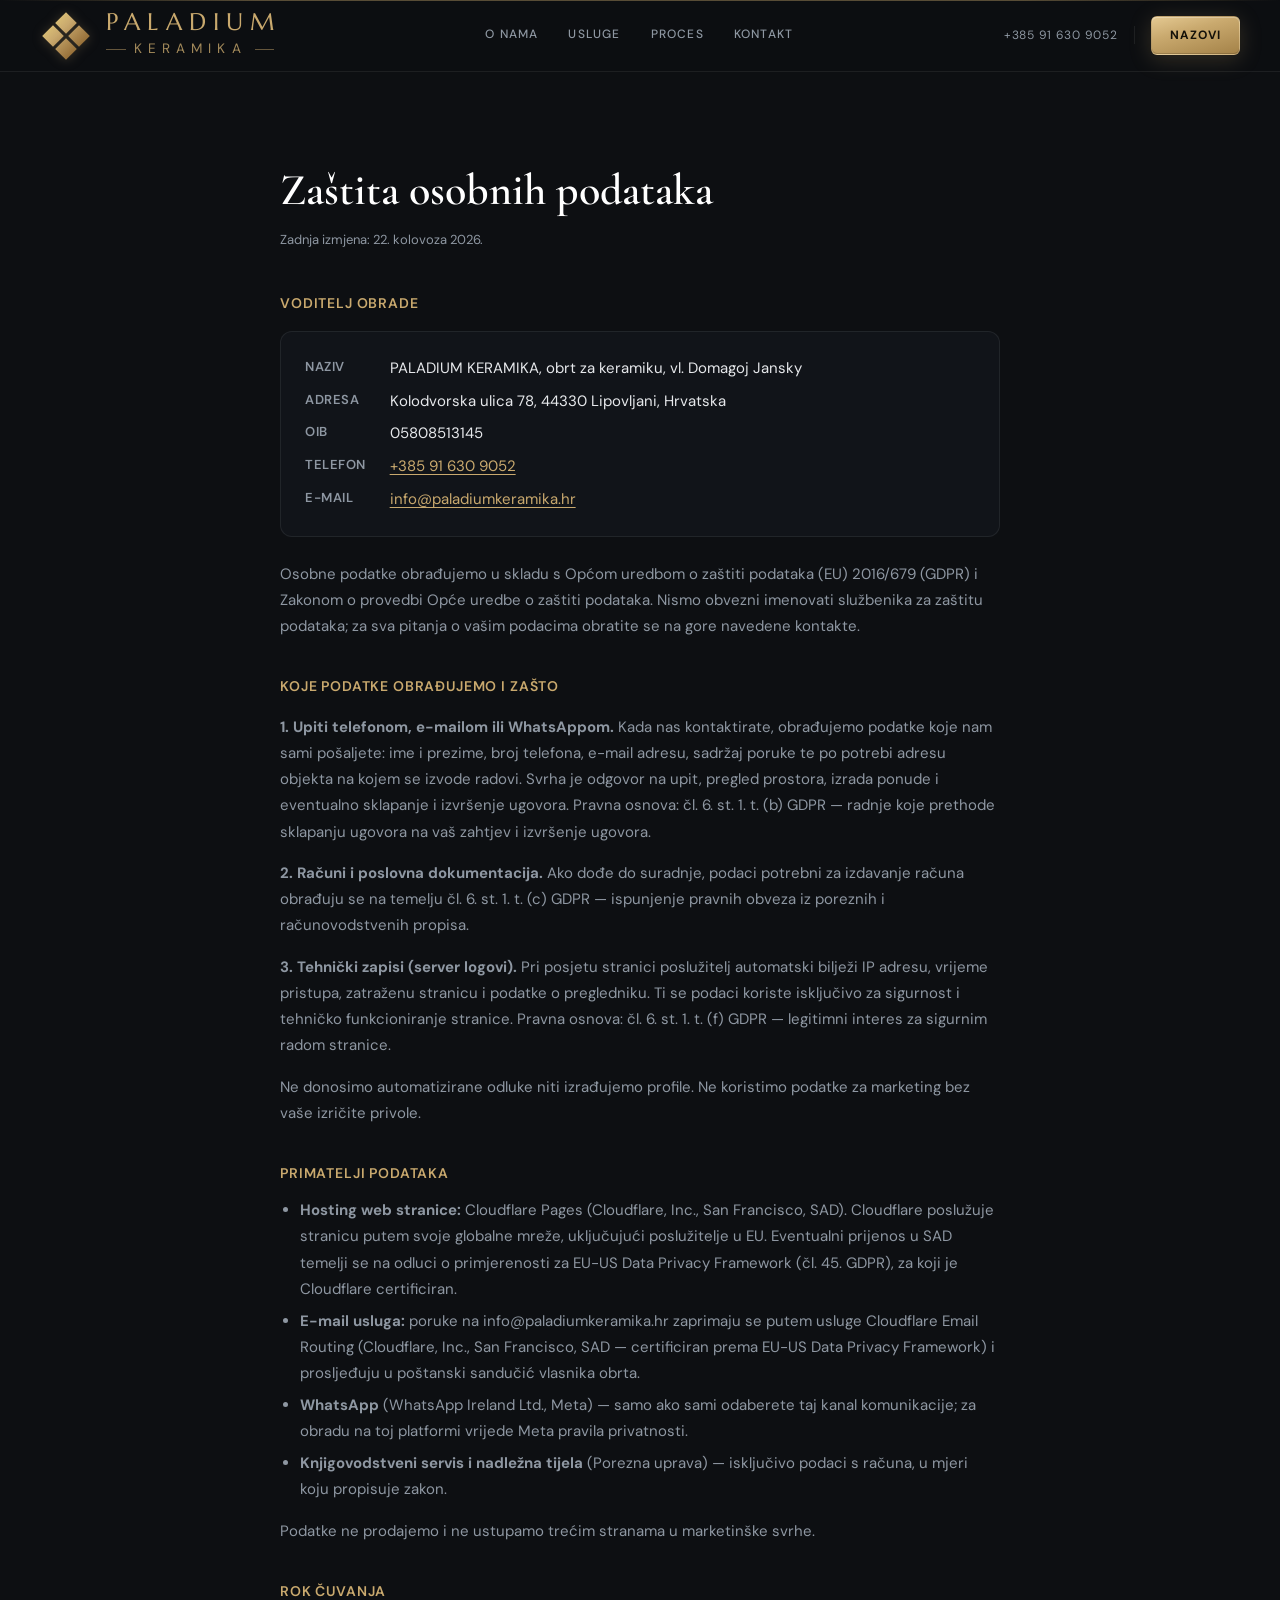
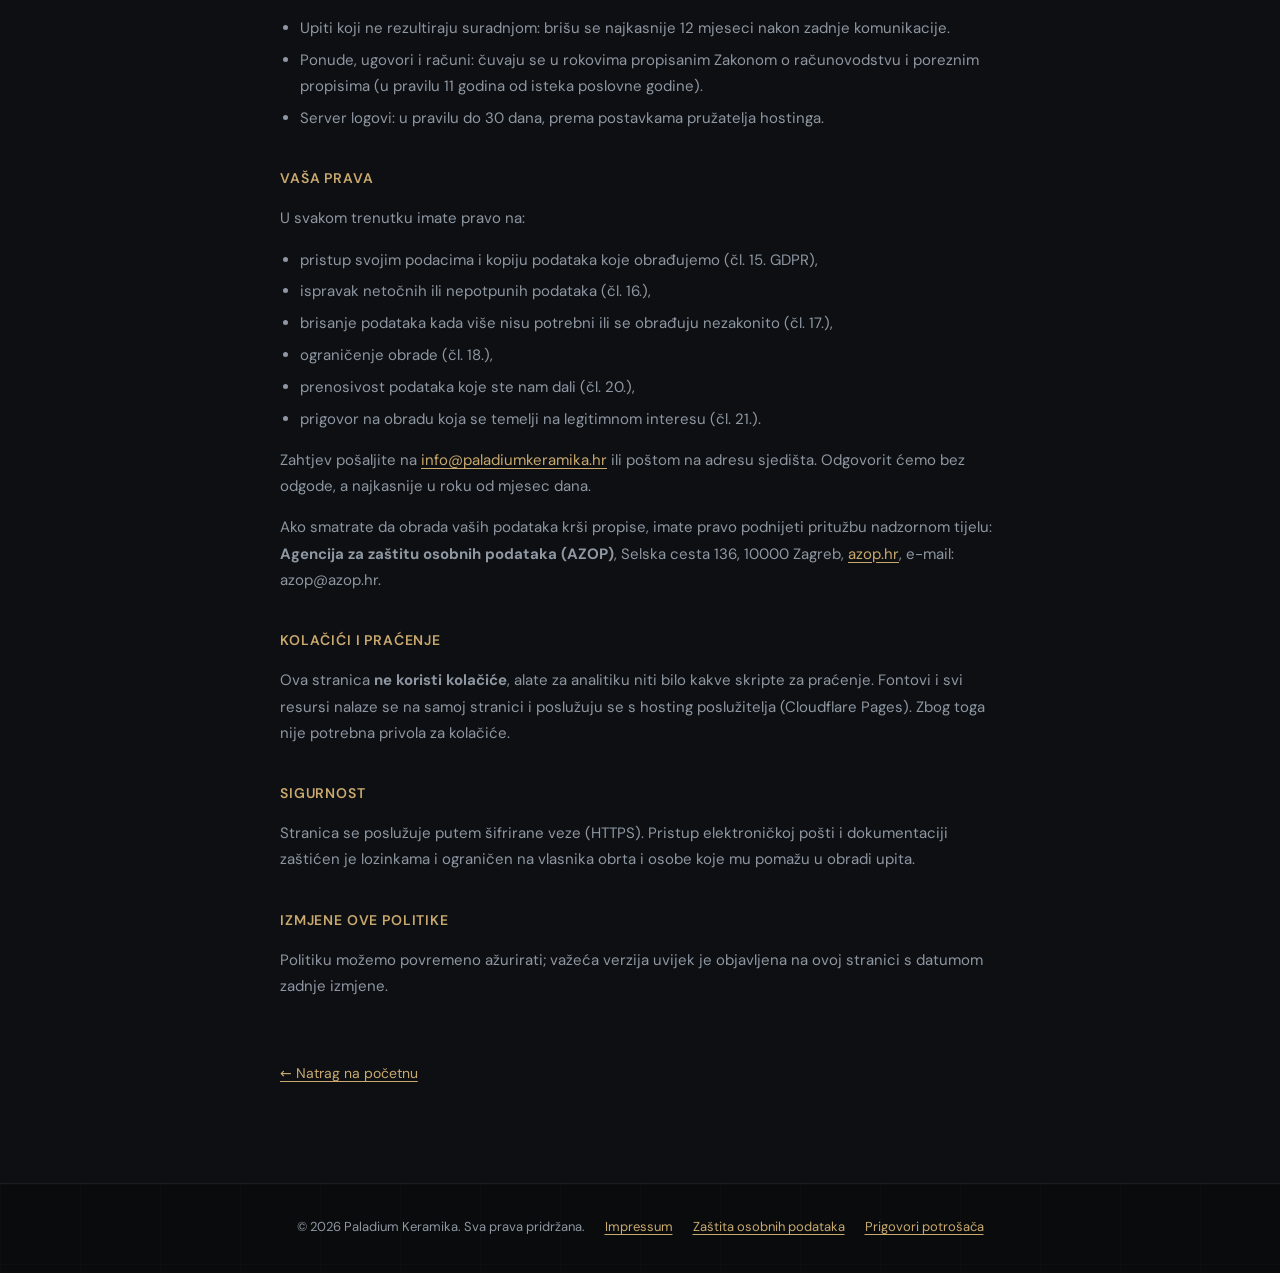
<file: privatnost/index.html>
<!DOCTYPE html>
<html lang="hr">
  <head>
    <meta charset="UTF-8" />
    <meta name="viewport" content="width=device-width, initial-scale=1" />
    <title>Zaštita osobnih podataka | Paladium Keramika</title>
    <meta name="description" content="Politika zaštite osobnih podataka obrta Paladium Keramika — koje podatke obrađujemo, zašto, koliko dugo i koja su vaša prava." />
    <meta name="theme-color" content="#0f1114" />
    <link rel="stylesheet" href="../paladium/styles.css" />
  </head>
  <body>
    <a class="skip-link" href="#main">Preskoči na sadržaj</a>

    <header class="site-header" role="banner">
      <div class="header-inner">
        <a class="logo" href="../" aria-label="Paladium Keramika — početna">
          <svg class="logo-symbol" width="52" height="52" viewBox="0 0 48 48" xmlns="http://www.w3.org/2000/svg" aria-hidden="true" focusable="false">
            <defs>
              <linearGradient id="ls-gold" x1="0" y1="0" x2="48" y2="48" gradientUnits="userSpaceOnUse">
                <stop offset="0%"   stop-color="#f5e080"/>
                <stop offset="40%"  stop-color="#c9a96e"/>
                <stop offset="100%" stop-color="#6e420e"/>
              </linearGradient>
            </defs>
            <polygon points="24,2  34,12 24,22 14,12" fill="url(#ls-gold)"/>
            <polygon points="26,24 36,14 46,24 36,34" fill="url(#ls-gold)"/>
            <polygon points="24,26 34,36 24,46 14,36" fill="url(#ls-gold)"/>
            <polygon points="2,24  12,14 22,24 12,34" fill="url(#ls-gold)"/>
          </svg>
          <span class="logo-text">
            <span class="logo-primary">Paladium</span>
            <span class="logo-secondary">Keramika</span>
          </span>
        </a>
        <nav class="nav-desktop" aria-label="Glavna navigacija">
          <a href="../#o-nama">O nama</a>
          <a href="../#usluge">Usluge</a>
          <a href="../#proces">Proces</a>
          <a href="../#kontakt">Kontakt</a>
        </nav>
        <div class="nav-cta">
          <a class="nav-phone" href="tel:+385916309052">+385 91 630 9052</a>
          <span class="nav-sep" aria-hidden="true"></span>
          <a class="btn btn-primary btn-nav" href="tel:+385916309052">Nazovi</a>
        </div>
      </div>
    </header>

    <main id="main" class="legal-page">
      <div class="legal-inner">
        <h1>Zaštita osobnih podataka</h1>
        <p class="legal-updated">Zadnja izmjena: 22. kolovoza 2026.</p>

        <h2>Voditelj obrade</h2>
        <dl>
          <dt>Naziv</dt>
          <dd>PALADIUM KERAMIKA, obrt za keramiku, vl. Domagoj Jansky</dd>
          <dt>Adresa</dt>
          <dd>Kolodvorska ulica 78, 44330 Lipovljani, Hrvatska</dd>
          <dt>OIB</dt>
          <dd>05808513145</dd>
          <dt>Telefon</dt>
          <dd><a href="tel:+385916309052">+385 91 630 9052</a></dd>
          <dt>E-mail</dt>
          <dd><a href="mailto:info@paladiumkeramika.hr">info@paladiumkeramika.hr</a></dd>
        </dl>
        <p>
          Osobne podatke obrađujemo u skladu s Općom uredbom o zaštiti podataka (EU) 2016/679 (GDPR) i Zakonom
          o provedbi Opće uredbe o zaštiti podataka. Nismo obvezni imenovati službenika za zaštitu podataka; za
          sva pitanja o vašim podacima obratite se na gore navedene kontakte.
        </p>

        <h2>Koje podatke obrađujemo i zašto</h2>
        <p><strong>1. Upiti telefonom, e-mailom ili WhatsAppom.</strong> Kada nas kontaktirate, obrađujemo podatke
          koje nam sami pošaljete: ime i prezime, broj telefona, e-mail adresu, sadržaj poruke te po potrebi adresu
          objekta na kojem se izvode radovi. Svrha je odgovor na upit, pregled prostora, izrada ponude i
          eventualno sklapanje i izvršenje ugovora. Pravna osnova: čl. 6. st. 1. t. (b) GDPR — radnje koje
          prethode sklapanju ugovora na vaš zahtjev i izvršenje ugovora.</p>
        <p><strong>2. Računi i poslovna dokumentacija.</strong> Ako dođe do suradnje, podaci potrebni za izdavanje
          računa obrađuju se na temelju čl. 6. st. 1. t. (c) GDPR — ispunjenje pravnih obveza iz poreznih i
          računovodstvenih propisa.</p>
        <p><strong>3. Tehnički zapisi (server logovi).</strong> Pri posjetu stranici poslužitelj automatski bilježi
          IP adresu, vrijeme pristupa, zatraženu stranicu i podatke o pregledniku. Ti se podaci koriste isključivo
          za sigurnost i tehničko funkcioniranje stranice. Pravna osnova: čl. 6. st. 1. t. (f) GDPR — legitimni
          interes za sigurnim radom stranice.</p>
        <p>Ne donosimo automatizirane odluke niti izrađujemo profile. Ne koristimo podatke za marketing bez vaše
          izričite privole.</p>

        <h2>Primatelji podataka</h2>
        <ul>
          <li><strong>Hosting web stranice:</strong> Cloudflare Pages (Cloudflare, Inc., San Francisco, SAD).
            Cloudflare poslužuje stranicu putem svoje globalne mreže, uključujući poslužitelje u EU. Eventualni
            prijenos u SAD temelji se na odluci o primjerenosti za EU-US Data Privacy Framework (čl. 45. GDPR),
            za koji je Cloudflare certificiran.</li>
          <li><strong>E-mail usluga:</strong> poruke na info@paladiumkeramika.hr zaprimaju se putem usluge Cloudflare
            Email Routing (Cloudflare, Inc., San Francisco, SAD — certificiran prema EU-US Data Privacy Framework) i
            prosljeđuju u poštanski sandučić vlasnika obrta.</li>
          <li><strong>WhatsApp</strong> (WhatsApp Ireland Ltd., Meta) — samo ako sami odaberete taj kanal komunikacije;
            za obradu na toj platformi vrijede Meta pravila privatnosti.</li>
          <li><strong>Knjigovodstveni servis i nadležna tijela</strong> (Porezna uprava) — isključivo podaci s računa,
            u mjeri koju propisuje zakon.</li>
        </ul>
        <p>Podatke ne prodajemo i ne ustupamo trećim stranama u marketinške svrhe.</p>

        <h2>Rok čuvanja</h2>
        <ul>
          <li>Upiti koji ne rezultiraju suradnjom: brišu se najkasnije 12 mjeseci nakon zadnje komunikacije.</li>
          <li>Ponude, ugovori i računi: čuvaju se u rokovima propisanim Zakonom o računovodstvu i poreznim
            propisima (u pravilu 11 godina od isteka poslovne godine).</li>
          <li>Server logovi: u pravilu do 30 dana, prema postavkama pružatelja hostinga.</li>
        </ul>

        <h2>Vaša prava</h2>
        <p>U svakom trenutku imate pravo na:</p>
        <ul>
          <li>pristup svojim podacima i kopiju podataka koje obrađujemo (čl. 15. GDPR),</li>
          <li>ispravak netočnih ili nepotpunih podataka (čl. 16.),</li>
          <li>brisanje podataka kada više nisu potrebni ili se obrađuju nezakonito (čl. 17.),</li>
          <li>ograničenje obrade (čl. 18.),</li>
          <li>prenosivost podataka koje ste nam dali (čl. 20.),</li>
          <li>prigovor na obradu koja se temelji na legitimnom interesu (čl. 21.).</li>
        </ul>
        <p>Zahtjev pošaljite na <a href="mailto:info@paladiumkeramika.hr">info@paladiumkeramika.hr</a> ili poštom
          na adresu sjedišta. Odgovorit ćemo bez odgode, a najkasnije u roku od mjesec dana.</p>
        <p>Ako smatrate da obrada vaših podataka krši propise, imate pravo podnijeti pritužbu nadzornom tijelu:
          <strong>Agencija za zaštitu osobnih podataka (AZOP)</strong>, Selska cesta 136, 10000 Zagreb,
          <a href="https://azop.hr" target="_blank" rel="noopener noreferrer">azop.hr</a>,
          e-mail: azop@azop.hr.</p>

        <h2>Kolačići i praćenje</h2>
        <p>Ova stranica <strong>ne koristi kolačiće</strong>, alate za analitiku niti bilo kakve skripte za
          praćenje. Fontovi i svi resursi nalaze se na samoj stranici i poslužuju se s hosting poslužitelja
          (Cloudflare Pages). Zbog toga nije potrebna privola za kolačiće.</p>

        <h2>Sigurnost</h2>
        <p>Stranica se poslužuje putem šifrirane veze (HTTPS). Pristup elektroničkoj pošti i dokumentaciji zaštićen je
          lozinkama i ograničen na vlasnika obrta i osobe koje mu pomažu u obradi upita.</p>

        <h2>Izmjene ove politike</h2>
        <p>Politiku možemo povremeno ažurirati; važeća verzija uvijek je objavljena na ovoj stranici s datumom
          zadnje izmjene.</p>

        <a class="legal-back" href="../">← Natrag na početnu</a>
      </div>
    </main>

    <footer class="site-footer site-footer--compact" role="contentinfo">
      <p class="footer-bottom">
        <span>© <span id="year"></span> Paladium Keramika. Sva prava pridržana.</span>
        <span class="footer-legal">
          <a href="../impressum/">Impressum</a>
          <a href="../privatnost/">Zaštita osobnih podataka</a>
          <a href="../prigovori/">Prigovori potrošača</a>
        </span>
      </p>
    </footer>

    <script src="../paladium/main.js" defer></script>
    <script>
      document.getElementById("year").textContent = new Date().getFullYear();
    </script>
  </body>
</html>
</file>
<file: paladium/styles.css>
/* Paladium Keramika — ceramic craftsmanship landing */

/* ── Self-hosted fonts (no Google Fonts external request) ─────────────────── */
@font-face {
  font-family: 'Cormorant Garamond';
  font-style: normal;
  font-weight: 400 700;
  font-display: swap;
  src: url('fonts/cg-normal-latin-ext.woff2') format('woff2');
  unicode-range: U+0100-02BA, U+02BD-02C5, U+02C7-02CC, U+02CE-02D7, U+02DD-02FF,
    U+0304, U+0308, U+0329, U+1D00-1DBF, U+1E00-1E9F, U+1EF2-1EFF, U+2020,
    U+20A0-20AB, U+20AD-20C0, U+2113, U+2C60-2C7F, U+A720-A7FF;
}
@font-face {
  font-family: 'Cormorant Garamond';
  font-style: normal;
  font-weight: 400 700;
  font-display: swap;
  src: url('fonts/cg-normal-latin.woff2') format('woff2');
  unicode-range: U+0000-00FF, U+0131, U+0152-0153, U+02BB-02BC, U+02C6, U+02DA,
    U+02DC, U+0304, U+0308, U+0329, U+2000-206F, U+20AC, U+2122, U+2191, U+2193,
    U+2212, U+2215, U+FEFF, U+FFFD;
}
@font-face {
  font-family: 'Cormorant Garamond';
  font-style: italic;
  font-weight: 400 700;
  font-display: swap;
  src: url('fonts/cg-italic-latin-ext.woff2') format('woff2');
  unicode-range: U+0100-02BA, U+02BD-02C5, U+02C7-02CC, U+02CE-02D7, U+02DD-02FF,
    U+0304, U+0308, U+0329, U+1D00-1DBF, U+1E00-1E9F, U+1EF2-1EFF, U+2020,
    U+20A0-20AB, U+20AD-20C0, U+2113, U+2C60-2C7F, U+A720-A7FF;
}
@font-face {
  font-family: 'Cormorant Garamond';
  font-style: italic;
  font-weight: 400 700;
  font-display: swap;
  src: url('fonts/cg-italic-latin.woff2') format('woff2');
  unicode-range: U+0000-00FF, U+0131, U+0152-0153, U+02BB-02BC, U+02C6, U+02DA,
    U+02DC, U+0304, U+0308, U+0329, U+2000-206F, U+20AC, U+2122, U+2191, U+2193,
    U+2212, U+2215, U+FEFF, U+FFFD;
}
@font-face {
  font-family: 'DM Sans';
  font-style: normal;
  font-weight: 300 700;
  font-display: swap;
  src: url('fonts/dm-sans-latin-ext.woff2') format('woff2');
  unicode-range: U+0100-02BA, U+02BD-02C5, U+02C7-02CC, U+02CE-02D7, U+02DD-02FF,
    U+0304, U+0308, U+0329, U+1D00-1DBF, U+1E00-1E9F, U+1EF2-1EFF, U+2020,
    U+20A0-20AB, U+20AD-20C0, U+2113, U+2C60-2C7F, U+A720-A7FF;
}
@font-face {
  font-family: 'DM Sans';
  font-style: normal;
  font-weight: 300 700;
  font-display: swap;
  src: url('fonts/dm-sans-latin.woff2') format('woff2');
  unicode-range: U+0000-00FF, U+0131, U+0152-0153, U+02BB-02BC, U+02C6, U+02DA,
    U+02DC, U+0304, U+0308, U+0329, U+2000-206F, U+20AC, U+2122, U+2191, U+2193,
    U+2212, U+2215, U+FEFF, U+FFFD;
}
@font-face {
  font-family: 'Marcellus';
  font-style: normal;
  font-weight: 400;
  font-display: swap;
  src: url('fonts/marcellus-latin-ext.woff2') format('woff2');
  unicode-range: U+0100-02BA, U+02BD-02C5, U+02C7-02CC, U+02CE-02D7, U+02DD-02FF,
    U+0304, U+0308, U+0329, U+1D00-1DBF, U+1E00-1E9F, U+1EF2-1EFF, U+2020,
    U+20A0-20AB, U+20AD-20C0, U+2113, U+2C60-2C7F, U+A720-A7FF;
}
@font-face {
  font-family: 'Marcellus';
  font-style: normal;
  font-weight: 400;
  font-display: swap;
  src: url('fonts/marcellus-latin.woff2') format('woff2');
  unicode-range: U+0000-00FF, U+0131, U+0152-0153, U+02BB-02BC, U+02C6, U+02DA,
    U+02DC, U+0304, U+0308, U+0329, U+2000-206F, U+20AC, U+2122, U+2191, U+2193,
    U+2212, U+2215, U+FEFF, U+FFFD;
}

:root {
  --color-bg: #0d0f12;
  --color-surface: #141820;
  --color-surface-elevated: #1a2029;
  --color-border: rgba(255, 255, 255, 0.07);
  --color-text: #e6e8eb;
  --color-text-muted: #8e97a2;
  --color-white: #ffffff;
  --color-accent: #c9a96e;
  --color-accent-soft: rgba(201, 169, 110, 0.1);
  --color-accent-hover: #dbbf89;
  --font-display: "Cormorant Garamond", Georgia, serif;
  --font-sans: "DM Sans", system-ui, -apple-system, sans-serif;
  --font-logo: "Marcellus", Georgia, serif;
  --radius-sm: 6px;
  --radius-md: 12px;
  --radius-lg: 18px;
  --shadow-soft: 0 24px 80px rgba(0, 0, 0, 0.5);
  --header-h: 72px;
  --transition: 0.35s cubic-bezier(0.4, 0, 0.2, 1);
  --btn-ease: cubic-bezier(0.33, 1, 0.68, 1);
  --btn-ring: 0 0 0 2px var(--color-bg), 0 0 0 4px rgba(201, 169, 110, 0.55);
}

*,
*::before,
*::after {
  box-sizing: border-box;
}

html {
  scroll-behavior: smooth;
}

@media (prefers-reduced-motion: reduce) {
  html {
    scroll-behavior: auto;
  }
  *,
  *::before,
  *::after {
    animation-duration: 0.01ms !important;
    animation-iteration-count: 1 !important;
    transition-duration: 0.01ms !important;
  }
}

body {
  margin: 0;
  font-family: var(--font-sans);
  font-size: 1rem;
  line-height: 1.65;
  color: var(--color-text);
  background: var(--color-bg);
  -webkit-font-smoothing: antialiased;
}

img {
  max-width: 100%;
  height: auto;
  display: block;
}

a {
  color: var(--color-accent);
  text-decoration: none;
  transition: color var(--transition);
}

a:hover {
  color: var(--color-accent-hover);
}

:focus-visible {
  outline: 2px solid var(--color-accent);
  outline-offset: 3px;
}

.skip-link {
  position: absolute;
  top: -100px;
  left: 16px;
  z-index: 10000;
  padding: 12px 20px;
  background: var(--color-white);
  color: var(--color-bg);
  font-weight: 600;
  border-radius: var(--radius-sm);
}

.skip-link:focus {
  top: 16px;
}

/* ─── Header ───────────────────────────────────── */

.site-header {
  position: fixed;
  top: 0;
  left: 0;
  right: 0;
  z-index: 1000;
  height: var(--header-h);
  display: flex;
  align-items: center;
  background: rgba(13, 15, 18, 0.88);
  backdrop-filter: blur(20px);
  -webkit-backdrop-filter: blur(20px);
  border-bottom: 1px solid var(--color-border);
  transition: box-shadow var(--transition), background var(--transition);
}

/* Gold accent line at very top */
.site-header::before {
  content: "";
  position: absolute;
  top: 0;
  left: 0;
  right: 0;
  height: 1px;
  background: linear-gradient(
    90deg,
    transparent 0%,
    var(--color-accent) 20%,
    var(--color-accent) 80%,
    transparent 100%
  );
  opacity: 0.4;
}

.site-header.is-scrolled {
  background: rgba(13, 15, 18, 0.96);
  box-shadow: 0 8px 40px rgba(0, 0, 0, 0.45);
}

.site-header.is-scrolled::before {
  opacity: 0.6;
}

.header-inner {
  width: min(1200px, 100% - 40px);
  margin: 0 auto;
  display: flex;
  align-items: center;
  justify-content: space-between;
  gap: 24px;
}


/* ── Logo ── */
.logo {
  display: flex;
  align-items: center;
  gap: 14px;
  text-decoration: none;
  flex-shrink: 0;
  transition: opacity var(--transition);
}

.logo:hover {
  opacity: 0.82;
}

.logo-symbol {
  flex-shrink: 0;
  filter: drop-shadow(0 1px 6px rgba(201, 169, 110, 0.25));
  transition: filter var(--transition);
}

@media (max-width: 900px) {
  .logo-symbol {
    width: 36px !important;
    height: 36px !important;
  }
  .logo {
    gap: 10px;
  }
  .logo-primary {
    font-size: 1rem !important;
  }
  .logo-secondary {
    font-size: 0.6rem !important;
    letter-spacing: 0.3em !important;
    gap: 5px !important;
  }
}

.logo:hover .logo-symbol {
  filter: drop-shadow(0 2px 12px rgba(201, 169, 110, 0.55));
}

.logo-text {
  display: flex;
  flex-direction: column;
  gap: 4px;
}

.logo-primary {
  font-family: var(--font-logo);
  font-size: 1.5rem;
  font-weight: 400;
  letter-spacing: 0.3em;
  text-transform: uppercase;
  color: var(--color-accent);
  line-height: 1;
  margin-right: -0.3em;
}

.logo-secondary {
  display: flex;
  align-items: center;
  justify-content: center;
  gap: 8px;
  width: 100%;
  font-family: var(--font-sans);
  font-size: 0.85rem;
  font-weight: 400;
  letter-spacing: 0.45em;
  text-transform: uppercase;
  color: var(--color-accent);
  opacity: 0.8;
}

.logo-secondary::before,
.logo-secondary::after {
  content: "";
  display: block;
  flex: 1;
  height: 1px;
  background: var(--color-accent);
  opacity: 0.6;
}

/* ── Desktop nav ── */
.nav-desktop {
  display: flex;
  align-items: center;
  gap: 30px;
}

.nav-desktop a {
  position: relative;
  color: var(--color-text-muted);
  font-size: 0.75rem;
  font-weight: 500;
  letter-spacing: 0.1em;
  text-transform: uppercase;
  padding-bottom: 2px;
  transition: color var(--transition);
}

.nav-desktop a::after {
  content: "";
  position: absolute;
  bottom: -1px;
  left: 0;
  width: 100%;
  height: 1px;
  background: var(--color-accent);
  transform: scaleX(0);
  transform-origin: right;
  transition: transform 0.32s cubic-bezier(0.4, 0, 0.2, 1);
}

.nav-desktop a:hover {
  color: var(--color-white);
}

.nav-desktop a:hover::after {
  transform: scaleX(1);
  transform-origin: left;
}

/* ── CTA area ── */
.nav-cta {
  display: flex;
  align-items: center;
  gap: 16px;
}

.nav-phone {
  display: none;
  font-size: 0.75rem;
  font-weight: 400;
  letter-spacing: 0.06em;
  color: var(--color-text-muted);
  white-space: nowrap;
  transition: color var(--transition);
}

.nav-phone:hover {
  color: var(--color-white);
}

@media (min-width: 1100px) {
  .nav-phone {
    display: block;
  }
}

.nav-sep {
  display: none;
  width: 1px;
  height: 18px;
  background: var(--color-border);
  flex-shrink: 0;
}

@media (min-width: 1100px) {
  .nav-sep {
    display: block;
  }
}

/* ── Buttons ── */
.btn {
  position: relative;
  display: inline-flex;
  align-items: center;
  justify-content: center;
  padding: 12px 22px;
  font-family: inherit;
  font-size: 0.875rem;
  font-weight: 600;
  letter-spacing: 0.05em;
  border-radius: var(--radius-sm);
  border: 1px solid transparent;
  cursor: pointer;
  text-align: center;
  -webkit-tap-highlight-color: transparent;
  transition:
    background 0.38s var(--btn-ease),
    color 0.38s var(--btn-ease),
    border-color 0.38s var(--btn-ease),
    transform 0.28s var(--btn-ease),
    box-shadow 0.38s var(--btn-ease);
}

.btn:focus-visible {
  outline: none;
}

.btn:active {
  transform: translateY(0) scale(0.98);
}

.btn-primary:focus-visible {
  box-shadow:
    var(--btn-ring),
    inset 0 1px 0 rgba(255, 255, 255, 0.28),
    inset 0 -1px 0 rgba(20, 16, 8, 0.18),
    0 4px 22px rgba(201, 169, 110, 0.22),
    0 1px 2px rgba(0, 0, 0, 0.22);
}

.btn-ghost:focus-visible {
  box-shadow: var(--btn-ring);
  border-color: rgba(201, 169, 110, 0.45);
}

.btn-primary {
  color: #141109;
  background: linear-gradient(
    165deg,
    #e4c992 0%,
    var(--color-accent) 38%,
    #9f7d43 108%
  );
  border-color: rgba(255, 255, 255, 0.12);
  box-shadow:
    inset 0 1px 0 rgba(255, 255, 255, 0.28),
    inset 0 -1px 0 rgba(20, 16, 8, 0.18),
    0 4px 22px rgba(201, 169, 110, 0.22),
    0 1px 2px rgba(0, 0, 0, 0.22);
}

.btn-primary:hover {
  background: linear-gradient(
    165deg,
    #f0dfb0 0%,
    var(--color-accent-hover) 42%,
    var(--color-accent) 100%
  );
  color: #141109;
  transform: translateY(-2px);
  box-shadow:
    inset 0 1px 0 rgba(255, 255, 255, 0.35),
    inset 0 -1px 0 rgba(20, 16, 8, 0.12),
    0 8px 32px rgba(201, 169, 110, 0.36),
    0 4px 8px rgba(0, 0, 0, 0.2);
}

.btn-primary:focus-visible:hover {
  box-shadow:
    var(--btn-ring),
    inset 0 1px 0 rgba(255, 255, 255, 0.35),
    inset 0 -1px 0 rgba(20, 16, 8, 0.12),
    0 8px 32px rgba(201, 169, 110, 0.36),
    0 4px 8px rgba(0, 0, 0, 0.2);
}

.btn-ghost:focus-visible:hover {
  box-shadow:
    var(--btn-ring),
    inset 0 1px 0 rgba(255, 255, 255, 0.06),
    0 6px 24px rgba(0, 0, 0, 0.2);
}

.btn-ghost {
  font-weight: 500;
  color: var(--color-white);
  background: rgba(255, 255, 255, 0.028);
  border-color: rgba(255, 255, 255, 0.16);
}

.btn-ghost:hover {
  border-color: rgba(201, 169, 110, 0.45);
  background: radial-gradient(
    120% 180% at 50% -20%,
    rgba(201, 169, 110, 0.14),
    transparent 55%
  ),
    rgba(255, 255, 255, 0.04);
  box-shadow:
    inset 0 1px 0 rgba(255, 255, 255, 0.06),
    0 6px 24px rgba(0, 0, 0, 0.2);
  transform: translateY(-2px);
  color: var(--color-white);
}

.btn-ghost:active {
  transform: translateY(0);
  box-shadow:
    inset 0 2px 8px rgba(0, 0, 0, 0.25),
    inset 0 1px 0 rgba(255, 255, 255, 0.04);
}

@media (prefers-reduced-motion: reduce) {
  .btn-primary:hover,
  .btn-primary:active,
  .btn-ghost:hover,
  .btn-ghost:active,
  .btn:active {
    transform: none;
  }
}

.btn:not(.btn-nav) {
  min-height: 46px;
}

.btn-nav {
  padding: 9px 18px;
  min-height: revert;
  font-size: 0.75rem;
  letter-spacing: 0.09em;
  text-transform: uppercase;
  font-weight: 700;
}

/* ── Hamburger ── */
.menu-toggle {
  display: none;
  flex-direction: column;
  gap: 5px;
  padding: 8px;
  background: none;
  border: none;
  cursor: pointer;
  color: var(--color-white);
}

.menu-toggle span {
  display: block;
  width: 22px;
  height: 1.5px;
  background: currentColor;
  transition: transform var(--transition), opacity var(--transition), width var(--transition);
}

.menu-toggle span:nth-child(3) {
  width: 14px;
}

.menu-toggle[aria-expanded="true"] span:nth-child(1) {
  transform: translateY(6.5px) rotate(45deg);
  width: 22px;
}

.menu-toggle[aria-expanded="true"] span:nth-child(2) {
  opacity: 0;
}

.menu-toggle[aria-expanded="true"] span:nth-child(3) {
  transform: translateY(-6.5px) rotate(-45deg);
  width: 22px;
}

/* ── Mobile nav (drawer + scrim) ── */
@media (max-width: 900px) {
  .menu-toggle {
    display: flex;
  }

  .nav-desktop,
  .nav-cta .btn-nav,
  .nav-phone,
  .nav-sep {
    display: none;
  }

  .nav-backdrop {
    position: fixed;
    inset: var(--header-h) 0 0 0;
    z-index: 9000;
    background: rgba(2, 4, 8, 0.78);
    backdrop-filter: blur(4px);
    -webkit-backdrop-filter: blur(4px);
    opacity: 0;
    visibility: hidden;
    pointer-events: none;
    transition:
      opacity 0.38s cubic-bezier(0.4, 0, 0.2, 1),
      visibility 0.38s cubic-bezier(0.4, 0, 0.2, 1);
  }

  body.mobile-nav-open .nav-backdrop {
    opacity: 1;
    visibility: visible;
    pointer-events: auto;
    cursor: pointer;
  }

  .nav-mobile {
    position: fixed;
    top: var(--header-h);
    bottom: 0;
    left: auto;
    right: 0;
    width: min(380px, calc(100vw - 24px));
    margin: 0;
    padding: 32px 26px 36px 28px;
    display: flex;
    flex-direction: column;
    gap: 0;
    transform: translateX(100%);
    transition: transform 0.42s cubic-bezier(0.4, 0, 0.2, 1);
    z-index: 9010;
    background: #0b0d11;
    box-shadow:
      -16px 0 48px rgba(0, 0, 0, 0.55),
      -1px 0 0 rgba(255, 255, 255, 0.06);
    border-left: 1px solid rgba(255, 255, 255, 0.06);
  }

  .nav-mobile.is-open {
    transform: translateX(0);
  }

  .nav-mobile > a:not(.btn) {
    font-family: var(--font-display);
    font-style: italic;
    font-size: 1.65rem;
    font-weight: 400;
    color: var(--color-text);
    padding: 14px 4px 14px 0;
    border-bottom: 1px solid var(--color-border);
    letter-spacing: 0.01em;
    transition: color var(--transition), padding-left var(--transition);
  }

  .nav-mobile > a:not(.btn):hover {
    color: var(--color-accent);
    padding-left: 8px;
  }

  .nav-mobile .btn {
    margin-top: 24px;
    width: 100%;
    padding: 16px;
    font-size: 0.875rem;
  }

  .nav-mobile-footer {
    margin-top: auto;
    padding-top: 28px;
    border-top: 1px solid var(--color-border);
    display: flex;
    flex-direction: column;
    gap: 8px;
  }

  .nav-mobile .nav-mobile-footer a {
    font-family: var(--font-sans);
    font-style: normal;
    font-size: 0.8125rem;
    color: var(--color-text-muted);
    padding: 4px 0;
    border-bottom: none;
    letter-spacing: 0.04em;
  }

  .nav-mobile .nav-mobile-footer a:hover {
    color: var(--color-accent);
    padding-left: 0;
  }
}

@media (min-width: 901px) {
  .nav-mobile {
    display: none !important;
  }

  .nav-backdrop {
    display: none !important;
  }
}

@media (prefers-reduced-motion: reduce) {
  @media (max-width: 900px) {
    .nav-mobile {
      transition-duration: 0.01ms;
    }

    .nav-backdrop {
      transition-duration: 0.01ms;
    }
  }
}

/* ─── Hero ──────────────────────────────────────── */

.hero {
  position: relative;
  min-height: 100vh;
  min-height: 100dvh;
  display: flex;
  align-items: center;
  padding-top: calc(var(--header-h) + 80px);
  padding-bottom: 80px;
  padding-left: max(24px, calc((100vw - 1120px) / 2));
  padding-right: max(24px, calc((100vw - 1120px) / 2));
  overflow: hidden;
}

/* Film grain texture overlay */
.hero::after {
  content: "";
  position: absolute;
  inset: 0;
  z-index: 4;
  pointer-events: none;
  opacity: 0.06;
  background-image: url("data:image/svg+xml,%3Csvg xmlns='http://www.w3.org/2000/svg' width='300' height='300'%3E%3Cfilter id='n'%3E%3CfeTurbulence type='fractalNoise' baseFrequency='0.68' numOctaves='4' stitchTiles='stitch'/%3E%3C/filter%3E%3Crect width='300' height='300' filter='url(%23n)'/%3E%3C/svg%3E");
  background-size: 160px;
}

.hero-bg {
  position: absolute;
  inset: 0;
  z-index: 0;
  background-color: var(--color-bg);
  background-image:
    radial-gradient(ellipse 75% 85% at 8% 52%, rgba(201, 169, 110, 0.1) 0%, transparent 65%),
    radial-gradient(ellipse 50% 40% at 92% 12%, rgba(201, 169, 110, 0.045) 0%, transparent 55%),
    radial-gradient(ellipse 35% 25% at 60% 90%, rgba(201, 169, 110, 0.025) 0%, transparent 50%),
    linear-gradient(rgba(201, 169, 110, 0.038) 1px, transparent 1px),
    linear-gradient(90deg, rgba(201, 169, 110, 0.038) 1px, transparent 1px);
  background-size: auto, auto, auto, 80px 80px, 80px 80px;
}

.hero-overlay {
  position: absolute;
  inset: 0;
  background: linear-gradient(
    108deg,
    rgba(13, 15, 18, 0.52) 0%,
    rgba(13, 15, 18, 0.18) 55%,
    transparent 85%
  );
  z-index: 1;
}

.hero-content {
  position: relative;
  z-index: 3;
  width: min(780px, 100%);
}

.hero-eyebrow {
  display: flex;
  align-items: center;
  gap: 16px;
  font-size: 0.6875rem;
  font-weight: 500;
  letter-spacing: 0.24em;
  text-transform: uppercase;
  color: var(--color-accent);
  margin-bottom: 28px;
  opacity: 0;
  animation: fadeUp 0.8s ease forwards 0.1s;
}

.hero-eyebrow::before {
  content: "";
  display: block;
  width: 48px;
  height: 1px;
  background: var(--color-accent);
  flex-shrink: 0;
}

.hero h1 {
  margin: 0 0 18px;
  font-family: var(--font-display);
  font-size: clamp(2.5rem, 4.5vw + 1.5rem, 5.25rem);
  font-weight: 600;
  font-style: normal;
  letter-spacing: -0.02em;
  line-height: 1.05;
  color: var(--color-white);
  opacity: 0;
  animation: fadeUp 0.9s cubic-bezier(0.16, 1, 0.3, 1) forwards 0.28s;
}

@media (max-width: 640px) {
  .hero h1 {
    white-space: nowrap;
    font-size: clamp(1.875rem, calc(5.75vw + 1.25rem), 3.25rem);
    letter-spacing: -0.028em;
    line-height: 1.04;
  }
}

.hero-subtitle {
  margin: 0 0 28px;
  font-size: 1.1875rem;
  font-weight: 300;
  letter-spacing: 0.04em;
  color: var(--color-text-muted);
  opacity: 0;
  animation: fadeUp 0.8s ease forwards 0.44s;
}

.hero-lead {
  margin: 0 0 40px;
  font-size: 1rem;
  line-height: 1.8;
  color: rgba(230, 232, 235, 0.78);
  max-width: 520px;
  opacity: 0;
  animation: fadeUp 0.8s ease forwards 0.58s;
}

.hero-ctas {
  display: flex;
  flex-wrap: wrap;
  gap: 14px;
  opacity: 0;
  animation: fadeUp 0.8s ease forwards 0.72s;
}

@keyframes fadeUp {
  from {
    opacity: 0;
    transform: translateY(22px);
  }
  to {
    opacity: 1;
    transform: translateY(0);
  }
}

/* ─── Sections ──────────────────────────────────── */

.section {
  padding-top: 112px;
  padding-bottom: 112px;
  padding-left: max(24px, calc((100vw - 1120px) / 2));
  padding-right: max(24px, calc((100vw - 1120px) / 2));
  background-image:
    radial-gradient(ellipse 65% 55% at 2% 50%, rgba(201, 169, 110, 0.022) 0%, transparent 60%),
    linear-gradient(rgba(201, 169, 110, 0.028) 1px, transparent 1px),
    linear-gradient(90deg, rgba(201, 169, 110, 0.028) 1px, transparent 1px);
  background-size: auto, 80px 80px, 80px 80px;
}

.section--alt {
  background:
    radial-gradient(ellipse 70% 60% at 98% 48%, rgba(201, 169, 110, 0.03) 0%, transparent 60%),
    radial-gradient(ellipse 40% 30% at 10% 85%, rgba(201, 169, 110, 0.015) 0%, transparent 50%),
    linear-gradient(rgba(201, 169, 110, 0.022) 1px, transparent 1px),
    linear-gradient(90deg, rgba(201, 169, 110, 0.022) 1px, transparent 1px),
    var(--color-surface);
  background-size: auto, auto, 80px 80px, 80px 80px;
}

.section-inner {
  width: min(1120px, 100%);
  margin: 0 auto;
}

.section-header {
  margin-bottom: 64px;
  max-width: 680px;
}

.section-label {
  display: inline-flex;
  align-items: center;
  gap: 12px;
  font-size: 0.6875rem;
  font-weight: 500;
  letter-spacing: 0.22em;
  text-transform: uppercase;
  color: var(--color-accent);
  margin-bottom: 16px;
}

.section-label::before {
  content: "";
  display: block;
  width: 28px;
  height: 1px;
  background: var(--color-accent);
  flex-shrink: 0;
}

.section-header h2 {
  margin: 0 0 18px;
  font-family: var(--font-display);
  font-size: clamp(2.25rem, 3.5vw, 3rem);
  font-weight: 600;
  font-style: italic;
  letter-spacing: -0.01em;
  line-height: 1.1;
  color: var(--color-white);
}

.section-header p {
  margin: 0;
  color: var(--color-text-muted);
  font-size: 1.0625rem;
  line-height: 1.75;
}

/* ─── Reveal on scroll ──────────────────────────── */

.reveal {
  opacity: 0;
  transform: translateY(28px);
  transition: opacity 0.75s ease var(--stagger, 0s), transform 0.75s ease var(--stagger, 0s);
}

.reveal.is-visible {
  opacity: 1;
  transform: translateY(0);
}

/* Staggered grid children */
.services-grid > :nth-child(2) { --stagger: 0.09s; }
.services-grid > :nth-child(3) { --stagger: 0.18s; }
.services-grid > :nth-child(4) { --stagger: 0.06s; }
.services-grid > :nth-child(5) { --stagger: 0.15s; }
.services-grid > :nth-child(6) { --stagger: 0.24s; }

.why-grid > :nth-child(2) { --stagger: 0.09s; }
.why-grid > :nth-child(3) { --stagger: 0.18s; }
.why-grid > :nth-child(4) { --stagger: 0.06s; }
.why-grid > :nth-child(5) { --stagger: 0.15s; }
.why-grid > :nth-child(6) { --stagger: 0.24s; }

.process-steps > :nth-child(2) { --stagger: 0.1s; }
.process-steps > :nth-child(3) { --stagger: 0.2s; }
.process-steps > :nth-child(4) { --stagger: 0.3s; }
.process-steps > :nth-child(5) { --stagger: 0.4s; }

/* ─── About ─────────────────────────────────────── */

.about-text .section-label {
  margin-bottom: 20px;
}

.about-text {
  max-width: 680px;
}

.about-text h2 {
  margin: 0 0 32px;
  font-family: var(--font-display);
  font-size: clamp(2rem, 3vw, 2.75rem);
  font-weight: 600;
  font-style: italic;
  letter-spacing: -0.01em;
  line-height: 1.1;
  color: var(--color-white);
}

.about-text p {
  margin: 0 0 1.25em;
  color: var(--color-text-muted);
  line-height: 1.8;
}

.about-text p:last-child {
  margin-bottom: 0;
}

.about-pledges {
  display: grid;
  grid-template-columns: repeat(3, 1fr);
  gap: 0;
  margin-top: 40px;
  padding-top: 32px;
  border-top: 1px solid var(--color-border);
}

.about-pledge {
  display: flex;
  flex-direction: column;
  gap: 8px;
  padding: 0 24px 0 0;
  position: relative;
}

.about-pledge:not(:last-child)::after {
  content: '';
  position: absolute;
  right: 12px;
  top: 4px;
  bottom: 0;
  width: 1px;
  background: var(--color-border);
}

.about-pledge:first-child {
  padding-left: 0;
}

.pledge-icon {
  color: var(--color-accent);
  margin-bottom: 4px;
  flex-shrink: 0;
}

.about-pledge strong {
  font-family: var(--font-display);
  font-style: italic;
  font-size: 1.15rem;
  font-weight: 600;
  color: var(--color-text);
  line-height: 1.2;
}

.about-pledge span {
  font-size: 0.8rem;
  line-height: 1.65;
  color: var(--color-text-muted);
}

@media (max-width: 600px) {
  .about-pledges {
    grid-template-columns: 1fr;
    gap: 24px;
  }
  .about-pledge {
    padding: 0 0 24px 0;
    border-bottom: 1px solid var(--color-border);
  }
  .about-pledge:last-child {
    border-bottom: none;
    padding-bottom: 0;
  }
  .about-pledge:not(:last-child)::after {
    display: none;
  }
}

.about-visual {
  position: relative;
  border-radius: var(--radius-lg);
  overflow: visible;
  box-shadow: var(--shadow-soft);
  margin: 0;
}

.about-visual img {
  width: 100%;
  height: 100%;
  object-fit: cover;
  border-radius: var(--radius-lg);
  border: 1px solid var(--color-border);
}

.about-tile-art {
  display: block;
  width: 100%;
  height: auto;
  border-radius: var(--radius-md);
  border: 1px solid var(--color-border);
}

/* Corner bracket decoration */
.about-visual::before {
  content: "";
  position: absolute;
  top: -12px;
  right: -12px;
  width: 56px;
  height: 56px;
  border-top: 2px solid var(--color-accent);
  border-right: 2px solid var(--color-accent);
  opacity: 0.4;
  z-index: 2;
  pointer-events: none;
}

.about-visual::after {
  content: "";
  position: absolute;
  bottom: -12px;
  left: -12px;
  width: 36px;
  height: 36px;
  border-bottom: 1px solid var(--color-accent);
  border-left: 1px solid var(--color-accent);
  opacity: 0.25;
  z-index: 2;
  pointer-events: none;
}

/* ─── Services ──────────────────────────────────── */

.services-grid {
  display: grid;
  grid-template-columns: repeat(3, minmax(0, 1fr));
  gap: 16px;
}

@media (max-width: 960px) {
  .services-grid {
    grid-template-columns: repeat(2, minmax(0, 1fr));
  }
}

@media (max-width: 540px) {
  .services-grid {
    grid-template-columns: 1fr;
    gap: 14px;
  }
}

.service-card {
  position: relative;
  display: flex;
  flex-direction: column;
  height: 100%;
  overflow: hidden;
  padding: 26px 24px 30px;
  background: linear-gradient(
    165deg,
    rgba(26, 32, 41, 0.45) 0%,
    rgba(11, 13, 16, 0.92) 48%,
    rgba(8, 9, 11, 0.98) 100%
  );
  border: 1px solid rgba(255, 255, 255, 0.06);
  border-radius: var(--radius-md);
  box-shadow:
    inset 0 1px 0 rgba(255, 255, 255, 0.04),
    0 8px 32px rgba(0, 0, 0, 0.28);
  transition:
    transform 0.4s var(--btn-ease),
    border-color 0.35s var(--transition),
    box-shadow 0.4s var(--btn-ease),
    background 0.35s var(--transition);
}

.service-card::before {
  content: "";
  position: absolute;
  top: 0;
  left: 0;
  right: 0;
  height: 3px;
  background: linear-gradient(
    90deg,
    var(--color-accent) 0%,
    rgba(201, 169, 110, 0.35) 55%,
    transparent 100%
  );
  opacity: 0.55;
  transition: opacity 0.35s var(--transition);
}

.service-card:hover {
  transform: translateY(-5px);
  border-color: rgba(201, 169, 110, 0.22);
  box-shadow:
    inset 0 1px 0 rgba(255, 255, 255, 0.06),
    0 16px 48px rgba(0, 0, 0, 0.38),
    0 0 0 1px rgba(201, 169, 110, 0.08);
}

.service-card:hover::before {
  opacity: 1;
}

@media (prefers-reduced-motion: reduce) {
  .service-card:hover {
    transform: none;
  }
}

.service-icon {
  width: 50px;
  height: 50px;
  flex-shrink: 0;
  display: flex;
  align-items: center;
  justify-content: center;
  border-radius: 12px;
  margin-bottom: 20px;
  background: radial-gradient(
    ellipse 140% 100% at 50% -20%,
    rgba(201, 169, 110, 0.18),
    rgba(26, 32, 41, 0.6) 70%
  );
  border: 1px solid rgba(201, 169, 110, 0.18);
  color: var(--color-accent);
  box-shadow:
    inset 0 1px 0 rgba(255, 255, 255, 0.06),
    0 6px 20px rgba(0, 0, 0, 0.25);
  transition: border-color 0.35s var(--transition), box-shadow 0.35s var(--transition), color 0.35s;
}

.service-icon svg {
  width: 24px;
  height: 24px;
}

.service-card:hover .service-icon {
  border-color: rgba(201, 169, 110, 0.4);
  color: var(--color-accent-hover);
  box-shadow:
    inset 0 1px 0 rgba(255, 255, 255, 0.09),
    0 8px 26px rgba(201, 169, 110, 0.12);
}

.service-card h3 {
  margin: 0 0 12px;
  font-family: var(--font-display);
  font-size: 1.1875rem;
  font-weight: 600;
  font-style: normal;
  letter-spacing: -0.015em;
  line-height: 1.28;
  color: var(--color-white);
}

.service-card p {
  margin: 0;
  font-size: 0.953125rem;
  color: rgba(142, 151, 162, 0.96);
  line-height: 1.72;
}

#usluge .section-header {
  max-width: 720px;
}

/* ─── Why us ─────────────────────────────────────── */

.why-grid {
  display: grid;
  grid-template-columns: repeat(3, 1fr);
  gap: 20px;
}

@media (max-width: 768px) {
  .why-grid {
    grid-template-columns: repeat(2, 1fr);
  }
}

@media (max-width: 480px) {
  .why-grid {
    grid-template-columns: 1fr;
  }
}

.why-item {
  position: relative;
  overflow: hidden;
  display: flex;
  gap: 16px;
  padding: 28px 24px;
  background: var(--color-bg);
  border: 1px solid var(--color-border);
  border-radius: var(--radius-md);
  transition: border-color var(--transition), transform var(--transition);
}

.why-item:hover {
  border-color: rgba(201, 169, 110, 0.22);
  transform: translateY(-2px);
}

/* Ghost number background */
.why-item::before {
  content: attr(data-num);
  position: absolute;
  right: -6px;
  bottom: -18px;
  font-family: var(--font-display);
  font-style: italic;
  font-size: 6rem;
  font-weight: 700;
  line-height: 1;
  color: var(--color-accent);
  opacity: 0.055;
  pointer-events: none;
  letter-spacing: -0.05em;
  transition: opacity var(--transition);
}

.why-item:hover::before {
  opacity: 0.1;
}

.why-item strong {
  display: block;
  font-size: 0.9375rem;
  font-weight: 600;
  color: var(--color-white);
  margin-bottom: 6px;
}

.why-item p {
  margin: 0;
  font-size: 0.875rem;
  color: var(--color-text-muted);
  line-height: 1.65;
}

.why-num {
  flex-shrink: 0;
  width: 34px;
  height: 34px;
  display: flex;
  align-items: center;
  justify-content: center;
  font-family: var(--font-display);
  font-style: italic;
  font-size: 0.875rem;
  font-weight: 600;
  color: var(--color-accent);
  border: 1px solid rgba(201, 169, 110, 0.3);
  border-radius: 50%;
}

/* ─── Gallery ───────────────────────────────────── */

.gallery-grid {
  display: grid;
  grid-template-columns: repeat(4, 1fr);
  grid-auto-rows: 200px;
  gap: 10px;
}

@media (max-width: 900px) {
  .gallery-grid {
    grid-template-columns: repeat(2, 1fr);
    grid-auto-rows: 180px;
  }
}

.gallery-item {
  position: relative;
  border-radius: var(--radius-md);
  overflow: hidden;
  border: 1px solid var(--color-border);
  cursor: pointer;
  padding: 0;
  background: var(--color-surface-elevated);
}

.gallery-item:nth-child(1) {
  grid-column: span 2;
  grid-row: span 2;
}

.gallery-item img {
  width: 100%;
  height: 100%;
  object-fit: cover;
  transition: transform 0.65s ease;
}

.gallery-item:hover img {
  transform: scale(1.06);
}

/* Gradient overlay */
.gallery-item::after {
  content: "";
  position: absolute;
  inset: 0;
  background: linear-gradient(to top, rgba(13, 15, 18, 0.8) 0%, transparent 55%);
  opacity: 0;
  transition: opacity var(--transition);
  z-index: 1;
}

.gallery-item:hover::after {
  opacity: 1;
}

/* Zoom icon */
.gallery-item .gallery-zoom {
  position: absolute;
  top: 50%;
  left: 50%;
  transform: translate(-50%, -50%) scale(0.75);
  z-index: 3;
  width: 44px;
  height: 44px;
  border-radius: 50%;
  border: 1px solid rgba(255, 255, 255, 0.4);
  display: flex;
  align-items: center;
  justify-content: center;
  color: var(--color-white);
  opacity: 0;
  transition: opacity var(--transition), transform var(--transition);
  pointer-events: none;
}

.gallery-item:hover .gallery-zoom {
  opacity: 1;
  transform: translate(-50%, -50%) scale(1);
}

.gallery-caption {
  position: absolute;
  bottom: 0;
  left: 0;
  right: 0;
  padding: 14px 16px;
  z-index: 2;
  font-size: 0.8125rem;
  font-weight: 400;
  color: rgba(255, 255, 255, 0.85);
  opacity: 0;
  transform: translateY(8px);
  transition: opacity var(--transition), transform var(--transition);
}

.gallery-item:hover .gallery-caption {
  opacity: 1;
  transform: translateY(0);
}

/* ─── Lightbox ──────────────────────────────────── */

.lightbox {
  position: fixed;
  inset: 0;
  z-index: 10000;
  display: flex;
  align-items: center;
  justify-content: center;
  padding: 24px;
  background: rgba(8, 9, 12, 0.94);
  backdrop-filter: blur(10px);
  opacity: 0;
  visibility: hidden;
  transition: opacity 0.35s ease, visibility 0.35s ease;
}

.lightbox.is-open {
  opacity: 1;
  visibility: visible;
}

.lightbox img {
  max-width: min(1100px, 100%);
  max-height: 85vh;
  border-radius: var(--radius-md);
  box-shadow: var(--shadow-soft);
}

.lightbox-close {
  position: absolute;
  top: 24px;
  right: 24px;
  width: 48px;
  height: 48px;
  border: 1px solid var(--color-border);
  border-radius: 50%;
  background: var(--color-surface);
  color: var(--color-white);
  font-size: 1.5rem;
  line-height: 1;
  cursor: pointer;
  transition: border-color var(--transition), background var(--transition);
}

.lightbox-close:hover {
  border-color: var(--color-accent);
  background: var(--color-accent-soft);
}

/* ─── Process ───────────────────────────────────── */

.process-steps {
  position: relative;
  display: grid;
  grid-template-columns: repeat(5, minmax(0, 1fr));
  gap: 16px;
  padding-top: 0;
}

@media (max-width: 1200px) {
  .process-steps {
    grid-template-columns: repeat(2, minmax(0, 1fr));
  }
}

@media (max-width: 1000px) {
  .process-steps {
    grid-template-columns: 1fr;
    gap: 14px;
  }
}

.process-step {
  position: relative;
  display: flex;
  flex-direction: column;
  padding: 28px 22px 30px;
  background: linear-gradient(
    165deg,
    rgba(26, 32, 41, 0.45) 0%,
    rgba(11, 13, 16, 0.92) 48%,
    rgba(8, 9, 11, 0.98) 100%
  );
  border: 1px solid rgba(255, 255, 255, 0.06);
  border-radius: var(--radius-md);
  box-shadow:
    inset 0 1px 0 rgba(255, 255, 255, 0.04),
    0 8px 32px rgba(0, 0, 0, 0.28);
  overflow: hidden;
  transition:
    transform 0.4s var(--btn-ease),
    border-color 0.35s var(--transition),
    box-shadow 0.4s var(--btn-ease),
    background 0.35s var(--transition);
}

.process-step::before {
  content: "";
  position: absolute;
  top: 0;
  left: 0;
  right: 0;
  height: 3px;
  background: linear-gradient(
    90deg,
    var(--color-accent) 0%,
    rgba(201, 169, 110, 0.35) 55%,
    transparent 100%
  );
  opacity: 0.55;
  transition: opacity 0.35s var(--transition);
}

.process-step:hover {
  transform: translateY(-5px);
  border-color: rgba(201, 169, 110, 0.22);
  box-shadow:
    inset 0 1px 0 rgba(255, 255, 255, 0.06),
    0 16px 48px rgba(0, 0, 0, 0.38),
    0 0 0 1px rgba(201, 169, 110, 0.08);
}

.process-step:hover::before {
  opacity: 1;
}

@media (prefers-reduced-motion: reduce) {
  .process-step:hover {
    transform: none;
  }
}

.process-step-num {
  font-family: var(--font-display);
  font-style: normal;
  font-size: clamp(3.25rem, 2.5vw + 2.5rem, 5rem);
  font-weight: 700;
  letter-spacing: -0.04em;
  line-height: 0.88;
  margin: 0 0 16px;
  padding: 0;
  font-variant-numeric: tabular-nums;
  background: linear-gradient(
    175deg,
    #f0dfb0 0%,
    var(--color-accent) 48%,
    #7d6238 118%
  );
  -webkit-background-clip: text;
  background-clip: text;
  -webkit-text-fill-color: transparent;
  color: transparent;
  filter: drop-shadow(0 2px 12px rgba(201, 169, 110, 0.12));
}

@supports not ((-webkit-background-clip: text) or (background-clip: text)) {
  .process-step-num {
    background: none;
    -webkit-text-fill-color: unset;
    color: var(--color-accent);
    filter: none;
  }
}

.process-step:hover .process-step-num {
  filter: drop-shadow(0 4px 16px rgba(201, 169, 110, 0.22));
}

.process-step h3 {
  margin: 0 0 12px;
  font-family: var(--font-sans);
  font-size: 1rem;
  font-weight: 600;
  letter-spacing: 0.02em;
  text-transform: none;
  color: var(--color-white);
  line-height: 1.3;
}

.process-step p {
  margin: 0;
  font-size: 0.921875rem;
  color: rgba(142, 151, 162, 0.95);
  line-height: 1.68;
}

/* ─── Contact ───────────────────────────────────── */

.contact-layout {
  max-width: 720px;
  margin: 0 auto;
}

.contact-info {
  padding: 32px 30px 36px;
  border-radius: var(--radius-lg);
  background: linear-gradient(
    165deg,
    rgba(26, 32, 41, 0.42) 0%,
    rgba(11, 13, 16, 0.94) 55%,
    rgba(8, 9, 11, 0.98) 100%
  );
  border: 1px solid rgba(255, 255, 255, 0.07);
  box-shadow:
    inset 0 1px 0 rgba(255, 255, 255, 0.04),
    0 10px 40px rgba(0, 0, 0, 0.32);
  overflow: hidden;
}

.contact-info::before {
  content: "";
  display: block;
  position: absolute;
  top: 0;
  left: 0;
  right: 0;
  height: 3px;
  background: linear-gradient(
    90deg,
    var(--color-accent) 0%,
    rgba(201, 169, 110, 0.35) 50%,
    transparent 92%
  );
  opacity: 0.72;
}

.contact-info > * {
  position: relative;
  z-index: 1;
}

.contact-info h3 {
  margin: 0 0 8px;
  font-family: var(--font-display);
  font-style: normal;
  font-size: clamp(1.75rem, 3vw + 1rem, 2.25rem);
  font-weight: 600;
  letter-spacing: -0.02em;
  line-height: 1.12;
  color: var(--color-white);
}

.contact-info .tagline {
  margin: 0 0 28px;
  max-width: 34ch;
  color: rgba(142, 151, 162, 0.95);
  font-size: 0.953125rem;
  line-height: 1.6;
  letter-spacing: 0.02em;
}

.contact-list {
  list-style: none;
  margin: 0;
  padding: 0;
}

.contact-list li {
  display: flex;
  flex-direction: column;
  gap: 6px;
  padding: 18px 0;
  margin: 0;
  border-bottom: 1px solid rgba(255, 255, 255, 0.06);
  font-size: 0.984375rem;
  color: var(--color-text-muted);
}

.contact-list li:last-child {
  border-bottom: none;
  padding-bottom: 4px;
}

.contact-list li:first-child {
  border-top: 1px solid rgba(255, 255, 255, 0.06);
  padding-top: 20px;
}

.contact-list strong {
  font-family: var(--font-sans);
  font-size: 0.65625rem;
  font-weight: 600;
  letter-spacing: 0.2em;
  text-transform: uppercase;
  color: rgba(201, 169, 110, 0.75);
}

.contact-list a {
  color: var(--color-text);
  transition: color 0.28s ease;
}

.contact-list a:hover {
  color: var(--color-accent-hover);
}

.contact-list span {
  color: var(--color-text);
}

#kontakt .section-header {
  max-width: 640px;
}

/* ─── Footer ────────────────────────────────────── */

.site-footer {
  padding: 72px 24px 36px;
  background-color: #090b0d;
  background-image:
    linear-gradient(rgba(201, 169, 110, 0.018) 1px, transparent 1px),
    linear-gradient(90deg, rgba(201, 169, 110, 0.018) 1px, transparent 1px);
  background-size: 80px 80px;
  border-top: 1px solid var(--color-border);
}

.footer-inner {
  width: min(1120px, 100%);
  margin: 0 auto;
  display: grid;
  grid-template-columns: 1.2fr 1fr 1fr;
  gap: 40px;
}

@media (max-width: 768px) {
  .footer-inner {
    grid-template-columns: 1fr;
    gap: 32px;
  }
}

.footer-brand .logo {
  margin-bottom: 14px;
  flex-direction: column;
  align-items: flex-start;
  gap: 8px;
}

.footer-brand p {
  margin: 0;
  font-size: 0.875rem;
  color: var(--color-text-muted);
  max-width: 300px;
  line-height: 1.7;
}

.footer-col h4 {
  margin: 0 0 16px;
  font-size: 0.6875rem;
  font-weight: 500;
  letter-spacing: 0.16em;
  text-transform: uppercase;
  color: var(--color-white);
}

.footer-links {
  list-style: none;
  margin: 0;
  padding: 0;
}

.footer-links li {
  margin-bottom: 10px;
}

.footer-links a {
  color: var(--color-text-muted);
  font-size: 0.875rem;
}

.footer-links a:hover {
  color: var(--color-white);
}

.social-links {
  display: flex;
  gap: 10px;
  flex-wrap: wrap;
  margin-top: 20px;
}

.social-links a {
  display: inline-flex;
  align-items: center;
  justify-content: center;
  width: 42px;
  height: 42px;
  border: 1px solid var(--color-border);
  border-radius: var(--radius-sm);
  color: var(--color-text-muted);
  transition:
    border-color 0.3s ease,
    color 0.3s ease,
    background 0.3s ease,
    box-shadow 0.3s ease,
    transform 0.35s cubic-bezier(0.34, 1.56, 0.64, 1);
}

.social-links a:hover {
  border-color: var(--color-accent);
  color: var(--color-accent);
  background: rgba(201, 169, 110, 0.07);
  box-shadow:
    0 0 0 1px rgba(201, 169, 110, 0.18),
    0 6px 24px rgba(201, 169, 110, 0.18);
  transform: translateY(-3px) scale(1.06);
}

.social-links a:active {
  transform: translateY(-1px) scale(1.02);
}

.footer-bottom {
  width: min(1120px, 100%);
  margin: 48px auto 0;
  padding-top: 24px;
  border-top: 1px solid var(--color-border);
  font-size: 0.8125rem;
  color: var(--color-text-muted);
  text-align: center;
  display: flex;
  flex-wrap: wrap;
  align-items: center;
  justify-content: center;
  gap: 0.5rem 1.25rem;
}

.footer-legal {
  display: inline-flex;
  flex-wrap: wrap;
  justify-content: center;
  gap: 0.5rem 1.25rem;
}

.footer-legal a {
  font-size: 0.8125rem;
  color: var(--color-accent);
  text-decoration: underline;
  text-underline-offset: 3px;
  transition: color var(--transition);
}

.footer-legal a:hover {
  color: var(--color-accent-hover);
}

/* ─── Legal pages (impressum, privatnost, prigovori) ── */

.legal-page {
  padding: calc(var(--header-h) + 64px) 24px 96px;
}

.legal-page .legal-inner {
  max-width: 720px;
  margin: 0 auto;
}

.legal-page h1 {
  font-family: var(--font-display);
  font-size: clamp(2rem, 4vw, 2.75rem);
  font-weight: 600;
  line-height: 1.15;
  color: var(--color-white);
  margin-bottom: 0.75rem;
}

.legal-page .legal-updated {
  font-size: 0.8125rem;
  color: var(--color-text-muted);
  margin-bottom: 2.5rem;
}

.legal-page h2 {
  font-family: var(--font-sans);
  font-size: 0.875rem;
  font-weight: 600;
  text-transform: uppercase;
  letter-spacing: 0.06em;
  color: var(--color-accent);
  margin: 2.25rem 0 0.75rem;
}

.legal-page p,
.legal-page li {
  font-size: 0.9375rem;
  color: var(--color-text-muted);
  line-height: 1.75;
}

.legal-page p + p {
  margin-top: 0.75rem;
}

.legal-page ul {
  padding-left: 1.25rem;
  margin: 0.5rem 0 0.75rem;
}

.legal-page li + li {
  margin-top: 0.35rem;
}

.legal-page a {
  color: var(--color-accent);
  text-decoration: underline;
  text-underline-offset: 3px;
}

.legal-page a:hover {
  color: var(--color-accent-hover);
}

.legal-page dl {
  display: grid;
  grid-template-columns: max-content 1fr;
  gap: 0.5rem 1.5rem;
  margin: 1rem 0 1.5rem;
  padding: 1.5rem;
  border-radius: var(--radius-md);
  border: 1px solid var(--color-border);
  background: rgba(26, 32, 41, 0.35);
}

.legal-page dt {
  font-size: 0.8125rem;
  font-weight: 600;
  letter-spacing: 0.04em;
  text-transform: uppercase;
  color: var(--color-text-muted);
}

.legal-page dd {
  font-size: 0.9375rem;
  color: var(--color-text);
  margin: 0;
}

@media (max-width: 600px) {
  .legal-page dl {
    grid-template-columns: 1fr;
    gap: 0.25rem;
  }
  .legal-page dt {
    margin-top: 0.75rem;
  }
  .legal-page dt:first-child {
    margin-top: 0;
  }
}

.legal-page .legal-back {
  display: inline-block;
  margin-top: 3rem;
  font-size: 0.875rem;
}

.site-footer--compact {
  padding: 32px 24px 36px;
}

.site-footer--compact .footer-bottom {
  margin-top: 0;
  padding-top: 0;
  border-top: none;
}
</file>
